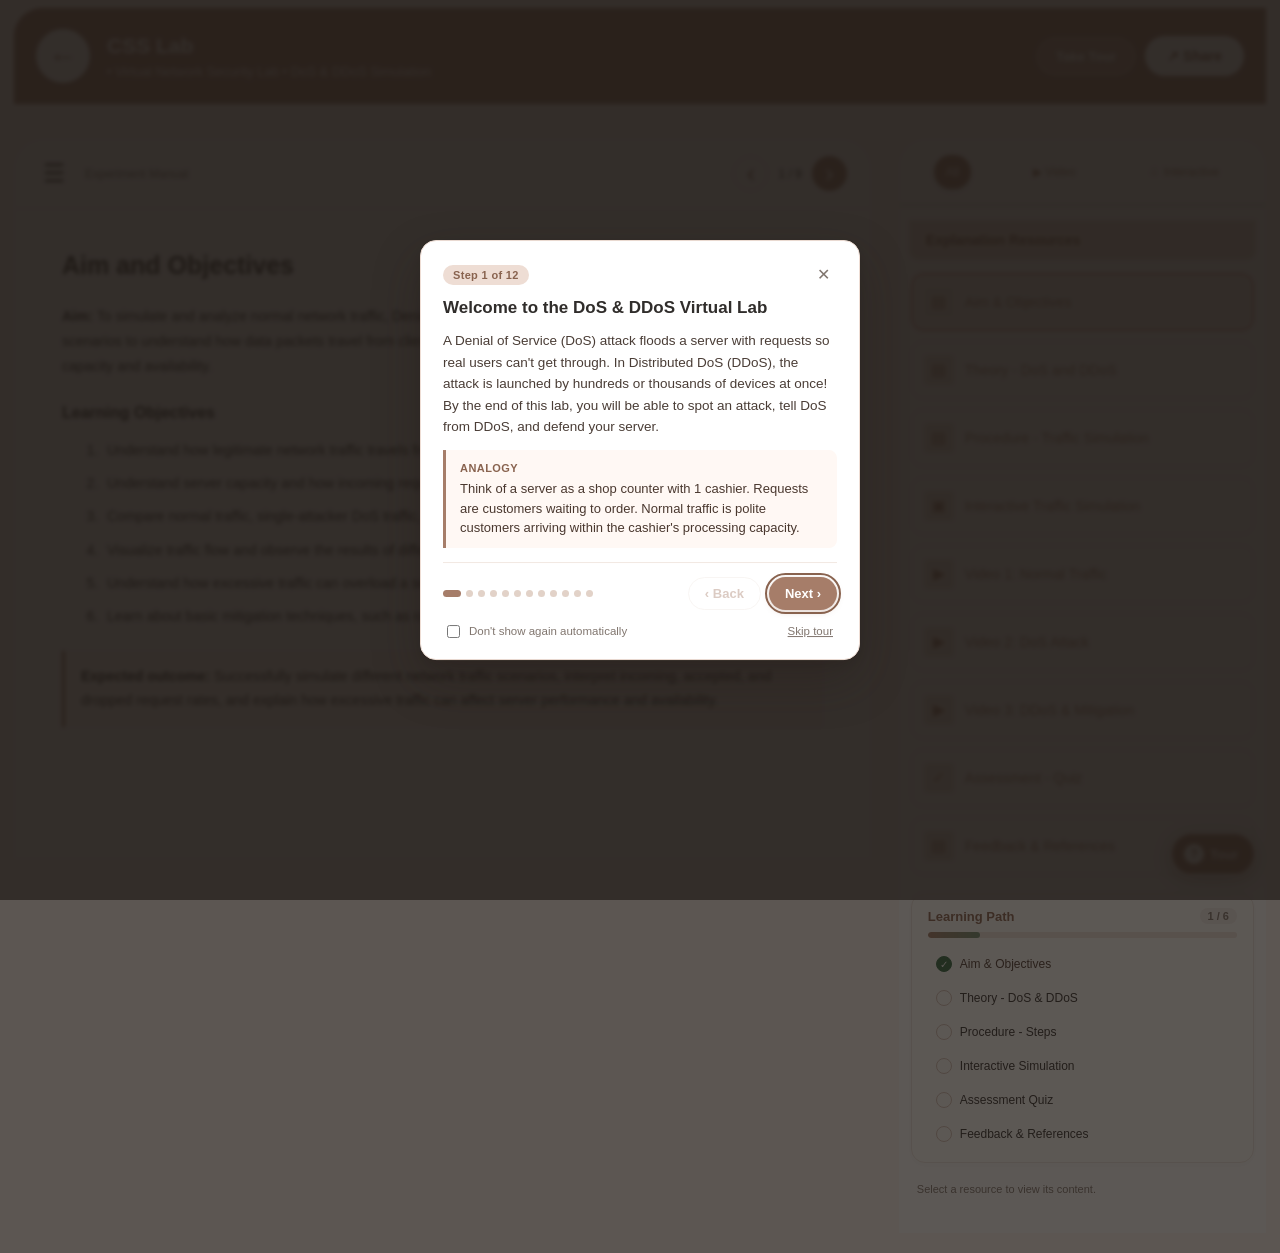
<file: frontend/index.html>
<!DOCTYPE html>
<html lang="en">
<head>
    <meta charset="UTF-8">
    <meta name="viewport" content="width=device-width, initial-scale=1.0">
    <title>DoS & DDoS | Computer Science Lab Manual</title>
    <link rel="stylesheet" href="style.css">
    <script src="script.js" defer></script>
</head>
<body>
<header class="topbar">
    <button class="back-button" id="backButton" aria-label="Back">←</button>
    <div class="brand">
        <h1>CSS Lab</h1>
        <p>• Virtual Network Security Lab • DoS & DDoS Simulation</p>
    </div>
    <div class="topbar-actions">
        <button class="tour-header-button" id="startTourButton" aria-label="Take Guided Tour">Take Tour</button>
        <button class="share-button" id="shareButton">↗ Share</button>
    </div>
</header>

<main class="workspace">
    <section class="viewer">
        <div class="toolbar">
            <button id="menuButton" class="tool-button" aria-label="Toggle contents">☰</button>
            <span class="viewer-label">Experiment Manual</span>
            <div class="toolbar-actions">
                <button id="prevButton" class="circle-button" aria-label="Previous resource">‹</button>
                <span id="pageNumber">1 / 6</span>
                <button id="nextButton" class="circle-button next" aria-label="Next resource">›</button>
            </div>
        </div>

        <div class="lesson-content" id="lessonContent">
            
                
<article class="lesson active" id="aim" data-title="Aim & Objectives">
    

    <h2>Aim and Objectives</h2>

    <p>
        <strong>Aim:</strong> To simulate and analyze normal network traffic,
        Denial of Service (DoS), and Distributed Denial of Service (DDoS)
        scenarios to understand how data packets travel from client computers
        to a server and how excessive traffic affects server capacity and
        availability.
    </p>

    <h3>Learning Objectives</h3>

    <ol>
        <li>
            Understand how legitimate network traffic travels from a client
            computer to a destination server.
        </li>
        <li>
            Understand server capacity and how incoming requests are accepted
            or dropped.
        </li>
        <li>
            Compare normal traffic, single-attacker DoS traffic, and
            multi-attacker DDoS traffic.
        </li>
        <li>
            Visualize traffic flow and observe the results of different
            traffic scenarios using the interactive simulation.
        </li>
        <li>
            Understand how excessive traffic can overload a server and affect
            service availability.
        </li>
        <li>
            Learn about basic mitigation techniques, such as rate limiting
            and traffic filtering.
        </li>
    </ol>

    <div class="info-box">
        <strong>Expected outcome:</strong>
        Successfully simulate different network traffic scenarios, interpret
        incoming, accepted, and dropped request rates, and explain how
        excessive traffic can affect server performance and availability.
    </div>
</article>


           
<article class="lesson" id="theory" data-title="Theory">
    <p class="section-label">EXPERIMENT 02</p>
    <h2>Theory</h2>

    <h3>1. Network Traffic and Server Capacity</h3>
    <p>
        Network traffic refers to the data and requests exchanged between
        devices over a network. In this experiment, a client computer sends
        requests to a destination server. The server processes incoming
        requests according to its available capacity, measured in requests
        per second (req/sec).
    </p>

    <h3>2. Normal Traffic</h3>
    <p>
        Normal traffic consists of legitimate requests sent by users or client
        devices. These requests travel through the network to the destination
        server. When the incoming request rate remains within the server's
        configured capacity, all requests are accepted in this simplified
        model.
    </p>

    <h3>3. Denial of Service (DoS)</h3>
    <p>
        A Denial of Service (DoS) scenario involves a single simulated attacker
        generating excessive requests towards a target server. When legitimate
        and attack traffic exceed the server's capacity, some requests are
        dropped. This can reduce the availability of services for legitimate
        users.
    </p>

    <h3>4. Distributed Denial of Service (DDoS)</h3>
    <p>
        A Distributed Denial of Service (DDoS) scenario involves multiple
        attackers sending requests towards the same target server. Their
        combined traffic can overwhelm the server's available capacity.
        Unlike the single-attacker DoS scenario, the traffic originates from
        several distributed attackers.
    </p>

    <h3>5. Traffic Flow in the Simulation</h3>
    <p>
        The visual simulation represents traffic moving from client devices
        towards a destination server. In the normal scenario, legitimate
        traffic travels through the network switch to the server. In the DoS
        and DDoS scenarios, additional simulated traffic is introduced to
        demonstrate how the server handles the combined request load.
    </p>

    <h3>6. Traffic Calculation</h3>
    <p>
        The simulation uses the following formulas to calculate the server's
        response to incoming traffic:
    </p>

    <div class="formula">
        Incoming Traffic = Legitimate Traffic + Attack Traffic
    </div>

    <div class="formula">
        Accepted Requests = min(Incoming Traffic, Server Capacity)
    </div>

    <div class="formula">
        Dropped Requests = Incoming Traffic − Accepted Requests
    </div>

    <h3>7. Example Calculation</h3>
    <p>
        Suppose legitimate traffic is 20 requests/sec, attack traffic is
        120 requests/sec, and server capacity is 100 requests/sec.
    </p>

    <div class="formula">
        Incoming = 20 + 120 = 140 requests/sec
    </div>

    <div class="formula">
        Accepted = min(140, 100) = 100 requests/sec
    </div>

    <div class="formula">
        Dropped = 140 − 100 = 40 requests/sec
    </div>

    <div class="info-box">
        <strong>Observation:</strong>
        When incoming traffic exceeds the configured server capacity,
        the model accepts requests up to that capacity and drops the
        remaining requests. This illustrates how excessive traffic can
        affect service availability.
    </div>

    <p class="muted">
        This is an educational mathematical and visual simulation. It does
        not transmit real network packets or generate actual DoS/DDoS attacks.
    </p>
</article>

           
<article class="lesson" id="procedure" data-title="Procedure">
    <p class="section-label">EXPERIMENT 03</p>
    <h2>Procedure</h2>

    <h3>Steps to Perform the Experiment</h3>

    <ol>
        <li>
            Open the Interactive Simulation section of the virtual lab.
        </li>
        <li>
            Enter the legitimate traffic rate and server capacity in
            requests per second.
        </li>
        <li>
            Select a scenario: Normal, DoS, or DDoS.
        </li>
        <li>
            For DoS, configure the attack request rate. For DDoS, configure
            the number of simulated attackers and the request rate per attacker.
        </li>
        <li>
            Click <strong>Run Simulation</strong> to execute the selected
            scenario.
        </li>
        <li>
            Observe the visual representation of traffic travelling from
            the client or simulated attackers towards the destination server.
        </li>
        <li>
            Examine the incoming, accepted, and dropped request rates,
            along with the server status and capacity.
        </li>
        <li>
            Repeat the experiment with different input values and compare
            the results for all three scenarios.
        </li>
        <li>
            Complete the assessment to check your understanding of network
            traffic and server capacity.
        </li>
    </ol>

    <div class="info-box">
        <strong>Suggested starting values:</strong>
        Set legitimate traffic to 20 requests/sec and server capacity to
        100 requests/sec. For Normal traffic, the expected result is
        20 incoming, 20 accepted, and 0 dropped requests per second.
    </div>

    <h3>Expected Results</h3>

    <ul>
        <li>
            <strong>Normal:</strong> When incoming traffic is within capacity,
            all requests are accepted.
        </li>
        <li>
            <strong>DoS:</strong> Additional traffic from one simulated
            attacker may exceed capacity, causing requests to be dropped.
        </li>
        <li>
            <strong>DDoS:</strong> Traffic from multiple simulated attackers
            is combined and may exceed the server's capacity.
        </li>
    </ul>

    <p class="muted">
        Note: This procedure uses a mathematical and visual simulation.
        It does not generate real attack traffic or transmit actual packets
        between physical computers.
    </p>
</article>

              


            
            <article class="lesson" id="simulation" data-title="Interactive Simulation">
                
                <h2>Interactive Simulation</h2>
                <p>Change the inputs, select a scenario and press
                <strong>Run Simulation</strong>. While the simulation is running,
                any valid change you make updates the live demonstration automatically.</p>

                <div class="input-grid">
                    <label data-used-in="normal dos ddos">Legitimate traffic (req/sec)
                        <input id="legitimateRate" type="number" min="0" step="1"
                               max="100000" value="20" inputmode="numeric">
                        <small class="field-hint">Requests per second sent by real users.</small>
                    </label>
                    <label data-used-in="normal dos ddos">Server capacity (req/sec)
                        <input id="capacity" type="number" min="1" step="1"
                               max="100000" value="100" inputmode="numeric">
                        <small class="field-hint">Requests the server can process each second.</small>
                    </label>
                    <label data-used-in="dos">DoS attack rate (req/sec)
                        <input id="dosRate" type="number" min="0" step="1"
                               max="100000" value="120" inputmode="numeric">
                        <small class="field-hint">DoS only: one attacker sends this many req/sec.</small>
                    </label>
                    <label data-used-in="ddos">DDoS attacker count
                        <input id="attackerCount" type="number" min="0" step="1"
                               max="1000" value="5" inputmode="numeric">
                        <small class="field-hint">DDoS only: number of attackers (whole number).</small>
                    </label>
                    <label data-used-in="ddos">Rate per attacker (req/sec)
                        <input id="ratePerSource" type="number" min="0" step="1"
                               max="100000" value="40" inputmode="numeric">
                        <small class="field-hint">DDoS only: requests per second from each attacker.</small>
                    </label>
                    <label id="protectionLabel">Rate Limit Protection
                        <span style="display:flex; align-items:center; gap:8px; margin-top:8px;">
                            <input id="protectionEnabled" type="checkbox" style="width:auto; cursor:pointer;">
                            <span style="font-size:12px; font-weight:normal;">Enable per-attacker filter</span>
                        </span>
                    </label>
                    <label id="perSourceLimitGroup" style="display:none;">Per-attacker limit (req/sec)
                        <input id="perSourceLimit" type="number" min="0" step="1"
                               max="100000" value="10" inputmode="numeric">
                        <small class="field-hint">Each attacker/client may send at most this many req/sec;
                        anything above it is blocked. The rule only counts requests per
                        attacker &mdash; it cannot tell which requests are malicious.</small>
                    </label>
                </div>

                <p class="field-heading">Choose a scenario</p>
                <div class="scenario-buttons">
                    <button class="scenario active" data-scenario="normal">Normal</button>
                    <button class="scenario" data-scenario="dos">DoS</button>
                    <button class="scenario" data-scenario="ddos">DDoS</button>
                </div>

                <button id="runSimulation" class="primary-button">
                    Run Simulation
                </button>

                <div class="sim-controls" role="group" aria-label="Simulation playback controls">
                    <button id="pauseButton" class="control-button" type="button" aria-pressed="false" disabled>&#9208; Pause</button>
                    <button id="stepButton" class="control-button" type="button" disabled
                            title="Advance one simulated second while paused">&#9197; Step 1 s</button>
                    <button id="resetButton" class="control-button" type="button"
                            title="Stop the simulation and restore the default values">&#8634; Reset</button>
                    <label class="slow-toggle">
                        <input id="slowMotion" type="checkbox">
                        Slow animation (for explaining)
                    </label>
                    <span class="sim-clock" id="simClock">Simulation time: 0 s</span>
                </div>

                <p id="message" class="message" role="status" aria-live="polite">
                    Ready to run the simulation.
                </p>

                <section class="server-status-card" aria-labelledby="serverStatusHeading">
                    <div class="status-card-header">
                        <h3 id="serverStatusHeading">Server Status</h3>
                        <div class="status-chips">
                            <span class="chip scenario-chip" id="scenarioChip">Scenario: Normal</span>
                            <span class="chip server-chip">Server:
                                <strong id="status" class="status normal">Within capacity</strong>
                            </span>
                        </div>
                    </div>

                    <div class="scene-wrap" id="sceneWrap">
                        <canvas id="trafficCanvas" role="img"
                                aria-label="Live traffic diagram"></canvas>
                        <div class="scene-overlay" id="sceneOverlay">
                            Press <strong>Run Simulation</strong> to start the live demonstration.
                        </div>
                        <span class="paused-badge" id="pausedBadge" hidden>Paused</span>
                    </div>
                    <p class="scene-scale" id="sceneScale">
                        Moving dots are representative requests, not one dot per request.
                    </p>

                    <ul class="legend" aria-label="Diagram legend">
                        <li><span class="lg-dot legit" aria-hidden="true"></span>Legitimate request (round dot)</li>
                        <li><span class="lg-dot attack" aria-hidden="true"></span>Attack request (diamond)</li>
                        <li><span class="lg-path processed" aria-hidden="true"></span>To <strong>Processed</strong>: accepted by the server</li>
                        <li><span class="lg-path dropped" aria-hidden="true"></span>To <strong>Dropped</strong>: over capacity</li>
                        <li><span class="lg-path blocked" aria-hidden="true"></span>To <strong>Blocked</strong>: stopped by the protection rule</li>
                    </ul>

                    <div class="gauge-grid">
                        <div class="gauge">
                            <div class="gauge-head">
                                <span>Processed load</span>
                                <strong id="processedText">20 / 100 req/sec</strong>
                            </div>
                            <div class="gauge-track" aria-hidden="true">
                                <div class="gauge-fill normal" id="processedFill"></div>
                            </div>
                            <small id="processedPct">20% of capacity in use (scale 0&ndash;100%)</small>
                        </div>
                        <div class="gauge">
                            <div class="gauge-head">
                                <span>Offered load (reaching the server)</span>
                                <strong id="offeredText">20 req/sec &middot; 20%</strong>
                            </div>
                            <div class="gauge-track offered" aria-hidden="true">
                                <div class="gauge-fill normal" id="offeredFill"></div>
                                <span class="gauge-mark"><span>100%</span></span>
                            </div>
                            <small id="offeredNote">Scale 0&ndash;200% of capacity; the marker shows capacity.</small>
                        </div>
                    </div>

                    <p class="status-summary" id="statusSummary">
                        20 requests arrive each second. The server can process 100, so all 20 are processed.
                    </p>
                </section>

                <div class="result-grid">
                    <div class="result-card">
                        <p>Incoming</p>
                        <strong id="incoming">20</strong>
                        <small>requests/sec</small>
                    </div>
                    <div class="result-card">
                        <p>Accepted (processed)</p>
                        <strong id="accepted">20</strong>
                        <small>requests/sec</small>
                    </div>
                    <div class="result-card">
                        <p>Dropped</p>
                        <strong id="dropped">0</strong>
                        <small>requests/sec</small>
                    </div>
                    <div class="result-card" id="blockedCard">
                        <p>Blocked</p>
                        <strong id="blocked">0</strong>
                        <small>requests/sec</small>
                    </div>
                    <div class="result-card">
                        <p>Legitimate processed</p>
                        <strong id="legitServed">20</strong>
                        <small id="legitServedNote">of 20 legitimate req/sec</small>
                    </div>
                </div>
                <p class="equation" id="equationLine">20 incoming = 20 accepted + 0 dropped + 0 blocked</p>

                <div class="bars-block">
                    <div class="bars-head">
                        <span>Request rates on one shared scale</span>
                        <span id="barScaleLabel">Scale: 0 &ndash; 100 req/sec</span>
                    </div>
                    <div class="chart-row">
                        <span>Incoming</span>
                        <div class="bar-track"><div id="incomingBar" class="bar incoming-bar"></div><span class="cap-marker"></span></div>
                        <strong id="incomingLabel">20</strong>
                    </div>
                    <div class="chart-row">
                        <span>Accepted</span>
                        <div class="bar-track"><div id="acceptedBar" class="bar accepted-bar"></div><span class="cap-marker"></span></div>
                        <strong id="acceptedLabel">20</strong>
                    </div>
                    <div class="chart-row">
                        <span>Dropped</span>
                        <div class="bar-track"><div id="droppedBar" class="bar dropped-bar"></div><span class="cap-marker"></span></div>
                        <strong id="droppedLabel">0</strong>
                    </div>
                    <div class="chart-row" id="blockedChartRow">
                        <span>Blocked</span>
                        <div class="bar-track"><div id="blockedBar" class="bar blocked-bar"></div><span class="cap-marker"></span></div>
                        <strong id="blockedLabel">0</strong>
                    </div>
                    <div class="chart-row bar-axis" aria-hidden="true">
                        <span></span>
                        <div class="bar-axis-labels"><span>0</span><span id="barAxisMid">50</span><span id="barAxisMax">100</span></div>
                        <span></span>
                    </div>
                    <p class="muted bars-note">The dashed line on each bar marks server capacity
                    (<span id="barCapacityText">100</span> req/sec).</p>
                </div>

                <div class="info-box explain-box">
                    <strong class="explain-title">What is happening?</strong>
                    <p id="explanation">All incoming requests fit within the configured capacity.</p>
                </div>

                <section class="live-card" aria-labelledby="chartHeading">
                    <div class="live-card-head">
                        <h3 id="chartHeading">Live traffic chart</h3>
                        <span class="muted">Last 60 simulated seconds</span>
                    </div>
                    <div class="chart-wrap" id="chartWrap">
                        <canvas id="trafficChart" role="img"
                                aria-label="Line chart of incoming, accepted, dropped and blocked requests per second over simulation time, with a dashed server capacity line."></canvas>
                    </div>
                    <ul class="legend chart-legend" aria-label="Chart legend">
                        <li><span class="lg-line incoming" aria-hidden="true"></span>Incoming</li>
                        <li><span class="lg-line accepted" aria-hidden="true"></span>Accepted</li>
                        <li><span class="lg-line dropped" aria-hidden="true"></span>Dropped</li>
                        <li><span class="lg-line blocked" aria-hidden="true"></span>Blocked</li>
                        <li><span class="lg-line capacity" aria-hidden="true"></span>Server capacity (dashed)</li>
                    </ul>
                </section>

                <div class="live-grid">
                    <section class="live-card" aria-labelledby="logHeading">
                        <div class="live-card-head">
                            <h3 id="logHeading">Event log</h3>
                            <span class="muted">Newest first</span>
                        </div>
                        <ol class="event-log" id="eventLog" aria-live="polite"></ol>
                    </section>

                    <section class="live-card" aria-labelledby="termsHeading">
                        <div class="live-card-head">
                            <h3 id="termsHeading">Key terms</h3>
                        </div>
                        <dl class="glossary">
                            <dt>Request</dt>
                            <dd>A message asking the server to do something, such as load a page.</dd>
                            <dt>Capacity</dt>
                            <dd>The number of requests the server can process each second.</dd>
                            <dt>Accepted</dt>
                            <dd>Requests the server processed &mdash; including attack requests that were not blocked.</dd>
                            <dt>Dropped</dt>
                            <dd>Requests not processed because capacity is exceeded.</dd>
                            <dt>Blocked</dt>
                            <dd>Requests rejected by the protection rule before reaching the server.</dd>
                            <dt>Offered load</dt>
                            <dd>Traffic reaching the server compared with its capacity. It can go above 100%.</dd>
                        </dl>
                    </section>
                </div>

                <p class="muted">Educational simulation only. No real attack
                traffic is generated. Attack settings are illustrative sample data.</p>
            </article>

            <!-- Video Demonstration 1: Normal Traffic -->
            <article class="lesson" id="video-normal" data-title="Video: Normal Traffic">
                <p class="section-label">EXPERIMENT 02 — VIDEO DEMO 1</p>
                <h2>Video Demonstration: Normal Network Traffic</h2>

                <div class="video-nav-pills">
                    <button type="button" class="video-pill active" onclick="showResource('video-normal')">▶ 1. Normal Traffic</button>
                    <button type="button" class="video-pill" onclick="showResource('video-dos')">▶ 2. DoS Attack</button>
                    <button type="button" class="video-pill" onclick="showResource('video-ddos')">▶ 3. DDoS & Mitigation</button>
                </div>

                <div class="video-container">
                    <video class="video-player" controls preload="metadata" playsinline>
                        <source src="videos/normal_traffic.mp4" type="video/mp4">
                        Your browser does not support HTML5 video playback.
                    </video>
                    <div class="video-caption">
                        <span><strong>Scenario:</strong> Legitimate Network Traffic Flow</span>
                        <span><code>videos/normal_traffic.mp4</code></span>
                    </div>
                </div>

                <h3>Overview & Key Concepts</h3>
                <p>
                    In this video demonstration, observe how legitimate user packets travel from client workstations across the network to the central server under normal operating conditions.
                </p>

                <div class="info-box">
                    <strong>Key Observations:</strong>
                    <ul>
                        <li><strong>Safe Capacity Margin:</strong> The aggregate volume of legitimate client requests remains within the server's processing threshold.</li>
                        <li><strong>100% Request Acceptance:</strong> Arriving requests are serviced smoothly without delay, buffer queuing, or backpressure.</li>
                        <li><strong>Zero Drop Rate:</strong> The drop percentage stays at 0.0%, guaranteeing high service availability and uninterrupted user experience.</li>
                    </ul>
                </div>

                <div class="formula">
                    <strong>Mathematical Governing Condition:</strong><br>
                    <code>Total Arriving Traffic &le; Server Capacity &rArr; Accepted = Total Arriving, Dropped = 0</code>
                </div>
            </article>

            <!-- Video Demonstration 2: DoS Attack -->
            <article class="lesson" id="video-dos" data-title="Video: DoS Attack">
                <p class="section-label">EXPERIMENT 02 — VIDEO DEMO 2</p>
                <h2>Video Demonstration: Denial of Service (DoS) Flood</h2>

                <div class="video-nav-pills">
                    <button type="button" class="video-pill" onclick="showResource('video-normal')">▶ 1. Normal Traffic</button>
                    <button type="button" class="video-pill active" onclick="showResource('video-dos')">▶ 2. DoS Attack</button>
                    <button type="button" class="video-pill" onclick="showResource('video-ddos')">▶ 3. DDoS & Mitigation</button>
                </div>

                <div class="video-container">
                    <video class="video-player" controls preload="metadata" playsinline>
                        <source src="videos/dos_attack.mp4" type="video/mp4">
                        Your browser does not support HTML5 video playback.
                    </video>
                    <div class="video-caption">
                        <span><strong>Scenario:</strong> Single-Attacker DoS Flooding</span>
                        <span><code>videos/dos_attack.mp4</code></span>
                    </div>
                </div>

                <h3>Overview & Key Concepts</h3>
                <p>
                    Watch how a single malicious host generates a massive flood of requests targeting the destination server, consuming shared network buffers and computational resources.
                </p>

                <div class="info-box">
                    <strong>Key Observations:</strong>
                    <ul>
                        <li><strong>Resource Exhaustion:</strong> An individual high-rate attacker transmits at an excessive volume that rapidly overtakes server capacity.</li>
                        <li><strong>Collateral Damage to Legitimate Users:</strong> In an unmitigated environment, legitimate requests must compete with attack packets for finite server capacity and are dropped proportionally.</li>
                        <li><strong>Severe Service Degradation:</strong> Utilization caps out at 100%, request drops spike, and legitimate users experience timeouts and connection failures.</li>
                    </ul>
                </div>

                <div class="formula">
                    <strong>Mathematical Governing Condition:</strong><br>
                    <code>Total Traffic &gt; Server Capacity &rArr; Dropped = Total Traffic - Server Capacity &gt; 0</code>
                </div>
            </article>

            <!-- Video Demonstration 3: DDoS Attack & Defense -->
            <article class="lesson" id="video-ddos" data-title="Video: DDoS & Defense">
                <p class="section-label">EXPERIMENT 02 — VIDEO DEMO 3</p>
                <h2>Video Demonstration: Distributed DoS (DDoS) & Rate Limiting</h2>

                <div class="video-nav-pills">
                    <button type="button" class="video-pill" onclick="showResource('video-normal')">▶ 1. Normal Traffic</button>
                    <button type="button" class="video-pill" onclick="showResource('video-dos')">▶ 2. DoS Attack</button>
                    <button type="button" class="video-pill active" onclick="showResource('video-ddos')">▶ 3. DDoS & Mitigation</button>
                </div>

                <div class="video-container">
                    <video class="video-player" controls preload="metadata" playsinline>
                        <source src="videos/ddos_attack.mp4" type="video/mp4">
                        Your browser does not support HTML5 video playback.
                    </video>
                    <div class="video-caption">
                        <span><strong>Scenario:</strong> Multi-Attacker Botnet Attack & Rate Limiter Defense</span>
                        <span><code>videos/ddos_attack.mp4</code></span>
                    </div>
                </div>

                <h3>Overview & Key Concepts</h3>
                <p>
                    Observe a coordinated Distributed Denial of Service (DDoS) attack launched from multiple distributed bot nodes simultaneously, followed by upstream per-attacker rate-limiting mitigation.
                </p>

                <div class="info-box">
                    <strong>Key Observations:</strong>
                    <ul>
                        <li><strong>Distributed Botnet Power:</strong> Multiple attacking nodes generate traffic simultaneously. Even if each individual bot stays under typical alert levels, their cumulative volume easily overloads destination servers.</li>
                        <li><strong>Per-Attacker Rate Limiting Defense:</strong> An upstream filter inspects arrival rates per attacking IP. Nodes exceeding the configured threshold have their excess requests blocked before reaching origin infrastructure.</li>
                        <li><strong>Service Preservation:</strong> Blocked attack traffic reduces incoming load below server capacity, allowing legitimate client traffic to be accepted with 0% drop rate.</li>
                    </ul>
                </div>

                <div class="formula">
                    <strong>Mathematical Governing Condition with Rate Limiting:</strong><br>
                    <code>Attack Allowed = Attacker Count &times; min(Rate Per Attacker, Per-Attacker Limit)</code><br>
                    <code>Blocked Requests = Total Offered Attack - Attack Allowed</code>
                </div>
            </article>

            <article class="lesson" id="assessment" data-title="Assessment">
                
                <h2>Assessment</h2>
                <p>Answer all three questions and submit your responses.</p>

                
<form id="quizForm">
    <fieldset>
        <legend>1. What happens when incoming traffic exceeds server capacity?</legend>
        <label><input type="radio" name="q1" value="a" required> All requests are accepted</label>
        <label><input type="radio" name="q1" value="b"> Some requests are dropped</label>
        <label><input type="radio" name="q1" value="c"> Capacity automatically doubles</label>
    </fieldset>

    <fieldset>
        <legend>2. What distinguishes DDoS from a single-attacker DoS?</legend>
        <label><input type="radio" name="q2" value="a" required> It never affects capacity</label>
        <label><input type="radio" name="q2" value="b"> Traffic comes from multiple attackers</label>
        <label><input type="radio" name="q2" value="c"> It always has zero dropped requests</label>
    </fieldset>

    <fieldset>
        <legend>3. Incoming traffic is 140 req/sec and capacity is 100 req/sec. How many requests are dropped?</legend>
        <label><input type="radio" name="q3" value="a" required> 100</label>
        <label><input type="radio" name="q3" value="b"> 40</label>
        <label><input type="radio" name="q3" value="c"> 240</label>
    </fieldset>

    <fieldset>
        <legend>4. What is normal network traffic?</legend>
        <label><input type="radio" name="q4" value="a" required> Legitimate requests sent by users or client devices</label>
        <label><input type="radio" name="q4" value="b"> Traffic generated only by attackers</label>
        <label><input type="radio" name="q4" value="c"> Traffic that always overloads a server</label>
    </fieldset>

    <fieldset>
        <legend>5. In a DoS scenario, how many attackers are simulated?</legend>
        <label><input type="radio" name="q5" value="a" required> Multiple independent attackers</label>
        <label><input type="radio" name="q5" value="b"> No attackers</label>
        <label><input type="radio" name="q5" value="c"> One attacker</label>
    </fieldset>

    <fieldset>
        <legend>6. What does server capacity represent in this experiment?</legend>
        <label><input type="radio" name="q6" value="a" required> The number of computers in the network</label>
        <label><input type="radio" name="q6" value="b"> The maximum request rate the model can accept</label>
        <label><input type="radio" name="q6" value="c"> The number of attackers</label>
    </fieldset>

    <fieldset>
        <legend>7. Legitimate traffic is 30 req/sec, attack traffic is 50 req/sec, and capacity is 100 req/sec. How many requests are accepted?</legend>
        <label><input type="radio" name="q7" value="a" required> 50</label>
        <label><input type="radio" name="q7" value="b"> 80</label>
        <label><input type="radio" name="q7" value="c"> 100</label>
    </fieldset>

    <fieldset>
        <legend>8. Five simulated DDoS attackers each generate 40 req/sec. What is their combined attack traffic?</legend>
        <label><input type="radio" name="q8" value="a" required> 45 req/sec</label>
        <label><input type="radio" name="q8" value="b"> 200 req/sec</label>
        <label><input type="radio" name="q8" value="c"> 40 req/sec</label>
    </fieldset>

    <fieldset>
        <legend>9. What is the purpose of rate limiting?</legend>
        <label><input type="radio" name="q9" value="a" required> To restrict requests to a configured rate</label>
        <label><input type="radio" name="q9" value="b"> To increase every request rate without limits</label>
        <label><input type="radio" name="q9" value="c"> To create more attackers</label>
    </fieldset>

    <fieldset>
        <legend>10. What does the visual simulation demonstrate?</legend>
        <label><input type="radio" name="q10" value="a" required> Real attacks against an external server</label>
        <label><input type="radio" name="q10" value="b"> Actual packet transmission between physical computers</label>
        <label><input type="radio" name="q10" value="c"> A simulated representation of traffic flow and server capacity</label>
    </fieldset>

    <button class="primary-button" type="submit">Submit Assessment</button>
</form>

<p id="quizResult" class="message" role="status" aria-live="polite"></p>
</article>


            
<article class="lesson" id="feedback" data-title="Feedback & References">
    <p class="section-label">EXPERIMENT 06</p>
    <h2>Feedback and References</h2>

    <p>
        Share your experience with this virtual lab. Your feedback can help
        identify areas for improvement in the content, interface, and simulation.
    </p>

    <form id="feedbackForm">
        <label for="rating">How would you rate this experiment?</label>
        <select id="rating" name="rating" required>
            <option value="">Choose a rating</option>
            <option value="5">5 — Very useful</option>
            <option value="4">4 — Useful</option>
            <option value="3">3 — Average</option>
            <option value="2">2 — Needs improvement</option>
            <option value="1">1 — Not useful</option>
        </select>

        <label for="feedbackCategory">What would you like to give feedback about?</label>
        <select id="feedbackCategory" name="feedbackCategory">
            <option value="overall">Overall experience</option>
            <option value="content">Theory and learning content</option>
            <option value="simulation">Interactive simulation</option>
            <option value="interface">Website interface and navigation</option>
            <option value="assessment">Assessment and quiz</option>
        </select>

        <label for="comments">Comments or suggestions</label>
        <textarea
            id="comments"
            name="comments"
            rows="4"
            maxlength="1000"
            placeholder="Tell us what worked well or what could be improved..."
        ></textarea>

        <button class="primary-button" type="submit">
            Submit Feedback
        </button>
    </form>

    <p id="feedbackResult" class="message" role="status" aria-live="polite"></p>

    <h3>References</h3>
    <ul>
        <li>Virtual Lab Development Guidelines, CSS TH ISE, October 2026.</li>
        <li>Simulation formulas and expected outputs documented in this module.</li>
        <li>
            <a href="https://www.cloudflare.com/learning/ddos/what-is-a-ddos-attack/"
               target="_blank" rel="noopener noreferrer">
                Cloudflare Learning Center — What is a DDoS attack?
            </a>
        </li>
        <li>
            <a href="https://www.cloudflare.com/learning/bots/what-is-rate-limiting/"
               target="_blank" rel="noopener noreferrer">
                Cloudflare Learning Center — What is rate limiting?
            </a>
        </li>
    </ul>

    <p class="muted">
        Feedback is demonstrated locally in your browser and is not permanently
        stored or sent to a server.
    </p>
</article>

        </div>
    </section>

    <aside class="resources" id="resourcesPanel">
        <div class="resource-tabs">
            <button class="resource-tab active" data-tab="all">All</button>
            <button class="resource-tab" data-tab="video">▶ Video</button>
            <button class="resource-tab" data-tab="interactive">♧ Interactive</button>
        </div>
        <div class="resource-heading">Explanation Resources</div>
        <div id="resourceList" class="resource-list"></div>

        <!-- Learning Path Progress Checklist -->
        <div class="learning-path-card" id="learningPathCard" aria-label="Learning Path Progress">
            <div class="learning-path-head">
                <span class="learning-path-title">Learning Path</span>
                <span class="learning-path-count" id="learningPathCount">0 / 6</span>
            </div>
            <div class="learning-progress-track" role="progressbar" aria-label="Learning progress" aria-valuemin="0" aria-valuemax="100" aria-valuenow="0" id="learningProgressBar">
                <div class="learning-progress-fill" id="learningProgressFill"></div>
            </div>
            <ul class="learning-path-list" id="learningPathList">
                <!-- dynamically populated with checkmarks for sections -->
            </ul>
        </div>

        <p class="resource-note">Select a resource to view its content.</p>
    </aside>
</main>

<!-- Persistent Floating "?" Help Button -->
<button class="floating-help-btn" id="floatingHelpBtn" aria-label="Replay guided lab tour" title="Take guided lab tour (re-opens anytime)">
    <span class="help-icon" aria-hidden="true">?</span>
    <span class="help-text">Tour</span>
</button>

<!-- Guided Onboarding Tour Spotlight & Dialog -->
<div class="tour-overlay" id="tourOverlay" hidden role="dialog" aria-modal="true" aria-labelledby="tourTitle" aria-describedby="tourText">
    <div class="tour-backdrop" id="tourBackdrop" aria-hidden="true"></div>
    <div class="tour-spotlight" id="tourSpotlight" aria-hidden="true"></div>

    <div class="tour-tooltip" id="tourTooltip" role="document">
        <div class="tour-arrow" id="tourArrow" aria-hidden="true"></div>
        <div class="tour-card-header">
            <span class="tour-badge" id="tourBadge">Step 1 of 12</span>
            <button class="tour-close-btn" id="tourCloseBtn" aria-label="Skip tour" title="Skip tour (Esc)">✕</button>
        </div>
        <div class="tour-card-body">
            <h3 class="tour-title" id="tourTitle">Welcome to the Lab!</h3>
            <p class="tour-text" id="tourText"></p>
            <div class="tour-analogy-box" id="tourAnalogyBox" hidden>
                <div class="tour-analogy-content">
                    <span class="tour-analogy-label">Analogy</span>
                    <span class="tour-analogy-text" id="tourAnalogyText"></span>
                </div>
            </div>
            <div class="tour-finish-actions" id="tourFinishActions" hidden>
                <button type="button" class="tour-finish-btn primary" id="tourStartSimBtn">Start with the Simulation</button>
                <button type="button" class="tour-finish-btn secondary" id="tourStartAimBtn">Start from Aim & Objectives</button>
            </div>
        </div>
        <div class="tour-card-footer" id="tourStandardFooter">
            <div class="tour-dots" id="tourDots" aria-label="Tour progress dots"></div>
            <div class="tour-actions">
                <button type="button" class="tour-btn tour-btn-back" id="tourBackBtn">‹ Back</button>
                <button type="button" class="tour-btn tour-btn-next" id="tourNextBtn">Next ›</button>
            </div>
        </div>
        <div class="tour-card-meta">
            <label class="tour-checkbox-label">
                <input type="checkbox" id="tourDontShowCheck">
                <span>Don't show again automatically</span>
            </label>
            <button type="button" class="tour-skip-btn" id="tourSkipBtn">Skip tour</button>
        </div>
    </div>
</div>
</body>
</html>
</file>
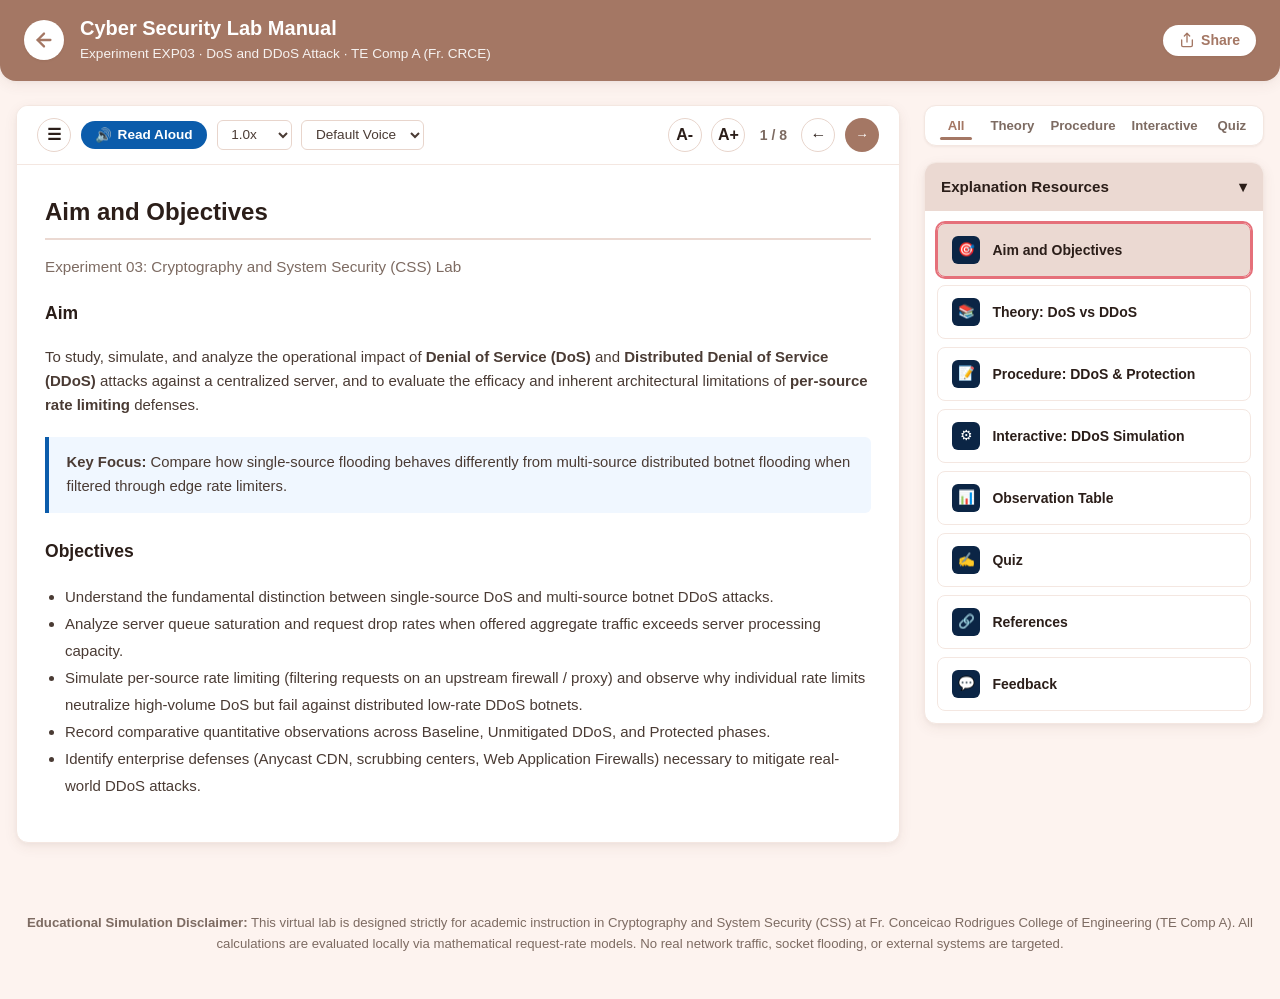
<file: ddos_lab.html>
<!DOCTYPE html>
<html lang="en">

<head>
  <meta charset="UTF-8">
  <meta name="viewport" content="width=device-width, initial-scale=1.0">
  <meta name="description"
    content="Cyber Security Virtual Lab - Experiment: Demonstrate DoS and DDoS Attack. Educational simulation with multi-source rate modeling and per-source rate limiting protection.">
  <title>Cyber Security Lab Manual | DoS and DDoS Attack</title>
  <link rel="stylesheet" href="ddos_view.css">
</head>

<body class="ddv-root">

  <!-- TOP HEADER BAR: Terracotta/brown, white text, rounded bottom corners -->
  <header class="ddv-header" role="banner">
    <div class="ddv-header-inner">
      <div class="ddv-header-left">
        <a href="index.html" class="ddv-back-btn" id="ddv-back-btn" aria-label="Back to main lab"
          title="Back to main lab index">
          <svg width="22" height="22" viewBox="0 0 24 24" fill="none" stroke="currentColor" stroke-width="2.5"
            stroke-linecap="round" stroke-linejoin="round">
            <line x1="19" y1="12" x2="5" y2="12"></line>
            <polyline points="12 19 5 12 12 5"></polyline>
          </svg>
        </a>
        <div class="ddv-header-titles">
          <h1 class="ddv-header-title">Cyber Security Lab Manual</h1>
          <div class="ddv-header-subtitle">
            Experiment EXP03 · DoS and DDoS Attack · TE Comp A (Fr. CRCE)
          </div>
        </div>
      </div>

      <button type="button" class="ddv-share-btn" id="ddv-share-btn" title="Copy experiment URL to clipboard">
        <svg width="16" height="16" viewBox="0 0 24 24" fill="none" stroke="currentColor" stroke-width="2"
          stroke-linecap="round" stroke-linejoin="round">
          <path d="M4 12v8a2 2 0 0 0 2 2h12a2 2 0 0 0 2-2v-8"></path>
          <polyline points="16 6 12 2 8 6"></polyline>
          <line x1="12" y1="2" x2="12" y2="15"></line>
        </svg>
        <span id="ddv-share-text">Share</span>
      </button>
    </div>
  </header>

  <!-- MAIN 2-COLUMN CONTAINER -->
  <div class="ddv-container">

    <!-- LEFT: Large white content card -->
    <main class="ddv-main-card" role="main">

      <!-- TOP TOOLBAR -->
      <div class="ddv-toolbar" role="toolbar" aria-label="Lab navigation and accessibility controls">
        <div class="ddv-toolbar-left">
          <button type="button" class="ddv-btn-icon" id="ddv-btn-toggle-panel" title="Toggle Resource Panel"
            aria-label="Toggle Resource Panel">
            &#9776;
          </button>

          <!-- Web Speech API Read Aloud Button -->
          <button type="button" class="ddv-btn-pill ddv-btn-primary" id="ddv-btn-read-aloud" aria-live="polite">
            <span id="ddv-read-icon">&#128266;</span>
            <span id="ddv-read-text">Read Aloud</span>
          </button>

          <!-- Speed Dropdown -->
          <label for="ddv-select-speed" class="ddv-visually-hidden" style="display:none">Speech Speed</label>
          <select id="ddv-select-speed" class="ddv-select" title="Speech playback rate">
            <option value="0.75">0.75x</option>
            <option value="1.0" selected>1.0x</option>
            <option value="1.25">1.25x</option>
            <option value="1.5">1.5x</option>
          </select>

          <!-- Voice Dropdown -->
          <label for="ddv-select-voice" class="ddv-visually-hidden" style="display:none">Speech Voice</label>
          <select id="ddv-select-voice" class="ddv-select" style="max-width: 140px;" title="Select Voice">
            <option value="">Default Voice</option>
          </select>
        </div>

        <div class="ddv-toolbar-right">
          <!-- Font size adjustments -->
          <button type="button" class="ddv-btn-icon" id="ddv-font-dec" title="Decrease font size"
            aria-label="Decrease font size">A-</button>
          <button type="button" class="ddv-btn-icon" id="ddv-font-inc" title="Increase font size"
            aria-label="Increase font size">A+</button>

          <!-- Page Counter & Next/Prev -->
          <span class="ddv-page-counter" aria-live="polite">
            <span id="ddv-page-current">1</span> / <span id="ddv-page-total">8</span>
          </span>

          <button type="button" class="ddv-btn-icon" id="ddv-btn-prev" title="Previous section"
            aria-label="Previous section">
            &#8592;
          </button>
          <button type="button" class="ddv-btn-next-circle" id="ddv-btn-next" title="Next section"
            aria-label="Next section">
            &#8594;
          </button>
        </div>
      </div>

      <!-- SCROLLABLE CONTENT AREA -->
      <div class="ddv-content-area" id="ddv-content-area">

        <!-- ===================================================================
             SECTION 1: Aim and Objectives
             =================================================================== -->
        <section id="ddv-section-1" class="ddv-section ddv-active" aria-labelledby="heading-sec-1">
          <h2 id="heading-sec-1" class="ddv-section-title">Aim and Objectives</h2>
          <p class="ddv-section-subtitle">Experiment 03: Cryptography and System Security (CSS) Lab</p>

          <h3 style="color: var(--ddv-text-dark); margin-top: 1rem;">Aim</h3>
          <p>
            To study, simulate, and analyze the operational impact of <strong>Denial of Service (DoS)</strong>
            and <strong>Distributed Denial of Service (DDoS)</strong> attacks against a centralized server,
            and to evaluate the efficacy and inherent architectural limitations of <strong>per-source rate
              limiting</strong> defenses.
          </p>

          <div class="ddv-callout ddv-callout-info">
            <strong>Key Focus:</strong> Compare how single-source flooding behaves differently from multi-source
            distributed botnet flooding when filtered through edge rate limiters.
          </div>

          <h3 style="color: var(--ddv-text-dark); margin-top: 1.5rem;">Objectives</h3>
          <ul style="padding-left: 1.25rem; line-height: 1.8;">
            <li>Understand the fundamental distinction between single-source DoS and multi-source botnet DDoS attacks.
            </li>
            <li>Analyze server queue saturation and request drop rates when offered aggregate traffic exceeds server
              processing capacity.</li>
            <li>Simulate per-source rate limiting (filtering requests on an upstream firewall / proxy) and observe why
              individual rate limits neutralize high-volume DoS but fail against distributed low-rate DDoS botnets.</li>
            <li>Record comparative quantitative observations across Baseline, Unmitigated DDoS, and Protected phases.
            </li>
            <li>Identify enterprise defenses (Anycast CDN, scrubbing centers, Web Application Firewalls) necessary to
              mitigate real-world DDoS attacks.</li>
          </ul>
        </section>

        <!-- ===================================================================
             SECTION 2: Theory
             =================================================================== -->
        <section id="ddv-section-2" class="ddv-section" aria-labelledby="heading-sec-2">
          <h2 id="heading-sec-2" class="ddv-section-title">Theory: DoS vs DDoS &amp; Protection Mechanisms</h2>
          <p class="ddv-section-subtitle">Foundations of Availability in the CIA Triad</p>

          <h3 style="color: var(--ddv-text-dark); margin-top: 1rem;">1. Server Capacity and the Availability Triad</h3>
          <p>
            Every physical or virtual server has finite finite compute resources: maximum network socket allocations,
            CPU cycles, RAM buffers, and application worker threads. This maximum sustainable processing rate is defined
            as <strong>Server Capacity (measured in requests/second)</strong>. When incoming traffic arrival rates
            exceed server capacity, requests accumulate in connection queues until buffers overflow, causing the server
            to <strong>drop</strong> incoming connections and deny service to legitimate users.
          </p>

          <h3 style="color: var(--ddv-text-dark); margin-top: 1.25rem;">2. Single-Source DoS vs Multi-Source DDoS</h3>
          <p>
            In a <strong>Denial of Service (DoS)</strong> attack, a single attacker machine floods the server with an
            extraordinarily high request rate (e.g., 120 req/s from one IP). Because this single IP transmits orders of
            magnitude above normal client activity, it is readily detectable by threshold inspection.
          </p>
          <p>
            In a <strong>Distributed Denial of Service (DDoS)</strong> attack, the adversary harnesses a
            <strong>Botnet</strong>—thousands of compromised endpoints (PCs, IoT devices, cloud servers) coordinated
            through Command and Control (C2) channels. Each individual bot transmits at a deceptively modest rate (e.g.,
            5 to 10 req/s), indistinguishable from authentic human behavior. However, the aggregate sum across all bots
            overwhelms server capacity.
          </p>

          <h3 style="color: var(--ddv-text-dark); margin-top: 1.25rem;">3. Volumetric vs Application-Layer Floods</h3>
          <p>
            <strong>Volumetric Floods (Layer 3/4):</strong> Aim to saturate the network pipe via UDP floods, ICMP
            storms, or DNS amplification.
          </p>
          <p>
            <strong>Application-Layer Floods (Layer 7):</strong> Target web application endpoints (HTTP GET/POST) by
            making computationally expensive database queries or file downloads, exhausting server thread pools with
            comparatively lower bandwidth.
          </p>

          <h3 style="color: var(--ddv-text-dark); margin-top: 1.25rem;">4. Per-Source Rate Limiting &amp; Why It Fails
            Against DDoS</h3>
          <p>
            Per-source rate limiting caps incoming requests allowed from any single client IP address within a time
            window (e.g., max 10 req/s per IP).
          </p>
          <ul style="padding-left: 1.25rem; line-height: 1.8;">
            <li><strong>Against DoS:</strong> Extremely effective. The single source sending 120 req/s is restricted to
              10 req/s. 110 req/s are blocked, protecting the server.</li>
            <li><strong>Against DDoS:</strong> Ineffective. If 200 bots each send 5 req/s, every bot stays strictly
              below the 10 req/s threshold. <strong>Zero bot requests are blocked</strong>, and all 1,000 req/s hit the
              server.</li>
          </ul>

          <h3 style="color: var(--ddv-text-dark); margin-top: 1.25rem;">5. Real-World Defenses</h3>
          <p>
            Industry production architectures defend against DDoS using multi-layered edge technologies:
          </p>
          <ul style="padding-left: 1.25rem; line-height: 1.8;">
            <li><strong>Anycast Content Delivery Networks (CDNs):</strong> Disperse regional volumetric floods across
              globally distributed edge Points of Presence (PoPs).</li>
            <li><strong>DDoS Scrubbing Centers:</strong> Specialized cloud inspection facilities that separate malicious
              packet floods using deep packet inspection (BGP diversion).</li>
            <li><strong>Web Application Firewalls (WAF) &amp; Behavioral Analysis:</strong> Enforce CAPTCHAs,
              cryptographic browser proof-of-work challenges, and TLS fingerprinting.</li>
            <li><strong>Host Firewalls (Conceptual):</strong> Linux packet filtering systems (such as
              <code>iptables</code> / <code>nftables</code> with connection tracking modules) can enforce rate
              thresholds at the kernel boundary before packets hit application processes.</li>
          </ul>

          <div class="ddv-callout ddv-callout-warning">
            <strong>Limitations of This Educational Model:</strong><br>
            This virtual lab uses a pure numerical aggregate request model (req/s). It assumes attack sources are
            discrete and identifiable. It does not model TCP handshakes, SYN queues, socket exhaustion, latency
            distributions, or spoofed IP headers. In real networks, simple rate limiting cannot stop true DDoS.
          </div>
        </section>

        <!-- ===================================================================
             SECTION 3: Procedure
             =================================================================== -->
        <section id="ddv-section-3" class="ddv-section" aria-labelledby="heading-sec-3">
          <h2 id="heading-sec-3" class="ddv-section-title">Procedure: DDoS &amp; Protection Experiment</h2>
          <p class="ddv-section-subtitle">Step-by-step workflow for running simulations and recording observations</p>

          <ol style="padding-left: 1.25rem; line-height: 1.85;">
            <li>
              <strong>Navigate to Interactive Simulation:</strong>
              Open Section 4 ("Interactive: DDoS Simulation") from the toolbar or the right-side resource panel.
            </li>
            <li>
              <strong>Phase 1 - Run Baseline Normal Traffic Preset:</strong>
              Click the <em>Normal (20 / 0 / 100)</em> preset button. Verify:
              <ul>
                <li>Legitimate traffic = 20 req/s</li>
                <li>Server capacity = 100 req/s</li>
                <li>Attack traffic = 0 req/s</li>
              </ul>
              Click <strong>Run Simulation</strong>.
              <br><em>Expected observation:</em> Status is <strong>Normal</strong>, 0 dropped requests, server
              utilization ~20%, CPU usage low, service state Responsive. Auto-recorded to Observation Table row 1.
            </li>
            <li>
              <strong>Phase 2 - Run DoS Single-Source Flood Preset:</strong>
              Click the <em>DoS (20 + 1x120 / 100)</em> preset. 1 attacker source emits 120 req/s.
              Click <strong>Run Simulation</strong> without protection.
              <br><em>Expected observation:</em> Server is <strong>Overloaded</strong>, 40 requests dropped per second,
              legitimate traffic suffers severe drop rate.
            </li>
            <li>
              <strong>Phase 3 - Run Unmitigated DDoS Attack Preset:</strong>
              Click the <em>DDoS (20 + 5x40 / 100)</em> preset. 5 distributed attack nodes emit 40 req/s each (total
              attack 200 req/s).
              Keep protection turned OFF. Click <strong>Run Simulation</strong>.
              <br><em>Expected observation:</em> Offered traffic is 220 req/s against 100 capacity. Status is
              <strong>Overloaded</strong>, 120 req/s dropped, CPU near 99%, service state Unresponsive. Auto-recorded to
              Observation Table row 2.
            </li>
            <li>
              <strong>Phase 4 - Test DDoS with Per-Source Rate Limiting:</strong>
              Click the <em>DDoS + Protection</em> preset (20 legit, 5x40 attack, limit 10/source).
              Click <strong>Run Simulation</strong>.
              <br><em>Expected observation:</em> Rate limiter blocks 150 req/s (each bot capped from 40 to 10). Arriving
              traffic is 70 req/s, accepted is 70 req/s, 0 dropped. Status recovers to <strong>Normal</strong>.
              Auto-recorded to Observation Table row 3.
            </li>
            <li>
              <strong>Phase 5 - Stress Test Distributed Bot Scaling:</strong>
              Manually increase attacker count to 50 sources, keeping the 10 req/s limit. Click <strong>Run
                Simulation</strong>.
              <br><em>Expected observation:</em> Even with 10 req/s per source, 50 bots yield 500 req/s allowed. The
              server enters <strong>Overloaded</strong> status with 420 dropped req/s, proving that simple per-source
              rate limiting collapses under true distributed scale.
            </li>
            <li>
              <strong>Review &amp; Verify Observations:</strong>
              Open Section 5 ("Observation Table") to review the auto-populated 3-phase comparative data matrix.
            </li>
          </ol>
        </section>

        <!-- ===================================================================
             SECTION 4: Interactive Simulation
             =================================================================== -->
        <section id="ddv-section-4" class="ddv-section" aria-labelledby="heading-sec-4">
          <h2 id="heading-sec-4" class="ddv-section-title">Interactive: DDoS Simulation &amp; Rate Limiter</h2>
          <p class="ddv-section-subtitle">Mathematical traffic modeling and live network topology visualization</p>

          <!-- Error Alert Banner -->
          <div id="ddv-alert-error" class="ddv-alert-error" role="alert" aria-live="assertive"></div>

          <!-- CONTROLS CARD -->
          <div class="ddv-sim-controls-card">
            <!-- Preset Buttons -->
            <div class="ddv-presets-row" role="group" aria-label="Quick Scenario Presets">
              <button type="button" id="ddv-preset-normal" class="ddv-preset-btn">Normal (20 / 0 / 100)</button>
              <button type="button" id="ddv-preset-dos" class="ddv-preset-btn">DoS (20 + 1x120 / 100)</button>
              <button type="button" id="ddv-preset-ddos" class="ddv-preset-btn ddv-preset-active">DDoS (20 + 5x40 /
                100)</button>
              <button type="button" id="ddv-preset-ddos-protect" class="ddv-preset-btn">DDoS + Protection (5x40, limit
                10)</button>
            </div>

            <!-- Parameters Grid -->
            <div class="ddv-form-grid">
              <div class="ddv-form-group">
                <label for="ddv-scenario-select" class="ddv-label">Scenario Mode</label>
                <select id="ddv-scenario-select" class="ddv-input">
                  <option value="ddos" selected>Distributed DoS (DDoS)</option>
                  <option value="dos">Single-Source DoS</option>
                  <option value="normal">Normal Baseline Traffic</option>
                </select>
                <span class="ddv-error-msg" id="ddv-err-scenario"></span>
              </div>

              <div class="ddv-form-group">
                <label for="ddv-input-legitimate" class="ddv-label">
                  <span>Legitimate Traffic</span>
                  <span class="ddv-unit">req / sec</span>
                </label>
                <input type="number" id="ddv-input-legitimate" class="ddv-input" value="20" min="0" max="1000">
                <span class="ddv-error-msg" id="ddv-err-legitimate"></span>
              </div>

              <div class="ddv-form-group" id="ddv-group-attacker-count">
                <label for="ddv-input-attacker-count" class="ddv-label">
                  <span>Attacker Sources (Bots)</span>
                  <span class="ddv-unit">nodes</span>
                </label>
                <input type="number" id="ddv-input-attacker-count" class="ddv-input" value="5" min="1" max="500">
                <span class="ddv-error-msg" id="ddv-err-attacker-count"></span>
              </div>

              <div class="ddv-form-group">
                <label for="ddv-input-attack-rate" class="ddv-label">
                  <span>Attack Rate per Source</span>
                  <span class="ddv-unit">req / sec</span>
                </label>
                <input type="number" id="ddv-input-attack-rate" class="ddv-input" value="40" min="0" max="2000">
                <span class="ddv-error-msg" id="ddv-err-attack-rate"></span>
              </div>

              <div class="ddv-form-group">
                <label for="ddv-input-capacity" class="ddv-label">
                  <span>Server Capacity</span>
                  <span class="ddv-unit">req / sec</span>
                </label>
                <input type="number" id="ddv-input-capacity" class="ddv-input" value="100" min="10" max="5000">
                <span class="ddv-error-msg" id="ddv-err-capacity"></span>
              </div>

              <div class="ddv-form-group">
                <label class="ddv-label">Rate Limiter Shield</label>
                <label class="ddv-toggle-wrap">
                  <span class="ddv-switch">
                    <input type="checkbox" id="ddv-toggle-protection">
                    <span class="ddv-slider"></span>
                  </span>
                  <span id="ddv-protection-label-text" style="font-weight: 500; font-size: 0.9rem;">Disabled</span>
                </label>
              </div>

              <div class="ddv-form-group" id="ddv-group-source-limit">
                <label for="ddv-input-source-limit" class="ddv-label">
                  <span>Per-Source Rate Limit</span>
                  <span class="ddv-unit">req / sec / source</span>
                </label>
                <input type="number" id="ddv-input-source-limit" class="ddv-input" value="10" min="0" max="1000"
                  disabled>
                <span class="ddv-error-msg" id="ddv-err-source-limit"></span>
              </div>
            </div>

            <div class="ddv-actions-row">
              <button type="button" id="ddv-btn-run" class="ddv-btn-action ddv-btn-primary">
                Run Simulation
              </button>
              <button type="button" id="ddv-btn-reset" class="ddv-btn-action ddv-btn-reset">
                Reset
              </button>
            </div>
          </div>

          <!-- RESULTS CARD -->
          <div id="ddv-results-container" class="ddv-results-card" aria-live="polite">
            <div class="ddv-status-row">
              <h3 style="margin: 0; font-size: 1.1rem; color: var(--ddv-text-dark);">Simulation Status</h3>
              <span id="ddv-status-badge" class="ddv-status-badge ddv-status-normal">
                <span id="ddv-status-icon">&#9679;</span>
                <span id="ddv-status-text">Normal</span>
              </span>
            </div>

            <div id="ddv-result-message" class="ddv-result-message">
              Click "Run Simulation" to model traffic arrival rates against server capacity.
            </div>

            <!-- Quantitative Metrics Grid -->
            <div class="ddv-metrics-grid">
              <div class="ddv-metric-tile">
                <div class="ddv-metric-title">Offered Total</div>
                <div class="ddv-metric-val" id="ddv-metric-offered">220</div>
                <div class="ddv-metric-unit">req / s</div>
              </div>
              <div class="ddv-metric-tile">
                <div class="ddv-metric-title">Server Input</div>
                <div class="ddv-metric-val" id="ddv-metric-incoming">220</div>
                <div class="ddv-metric-unit">req / s</div>
              </div>
              <div class="ddv-metric-tile">
                <div class="ddv-metric-title">Accepted</div>
                <div class="ddv-metric-val" id="ddv-metric-accepted" style="color: var(--ddv-ok);">100</div>
                <div class="ddv-metric-unit">req / s</div>
              </div>
              <div class="ddv-metric-tile">
                <div class="ddv-metric-title">Dropped (Over Cap)</div>
                <div class="ddv-metric-val" id="ddv-metric-dropped" style="color: var(--ddv-bad);">120</div>
                <div class="ddv-metric-unit">req / s</div>
              </div>
              <div class="ddv-metric-tile">
                <div class="ddv-metric-title">Blocked (Limiter)</div>
                <div class="ddv-metric-val" id="ddv-metric-blocked" style="color: var(--ddv-warn);">0</div>
                <div class="ddv-metric-unit">req / s</div>
              </div>
            </div>

            <!-- ILLUSTRATIVE MONITOR STRIP -->
            <div class="ddv-monitor-strip">
              <div class="ddv-monitor-header">
                <span class="ddv-monitor-title">&#128187; Simulated Server Monitor</span>
                <span class="ddv-pill-illustrative">Illustrative Estimate</span>
              </div>
              <div class="ddv-monitor-metrics">
                <div>
                  <div style="display:flex; justify-content:space-between;">
                    <span>CPU Load:</span>
                    <strong id="ddv-metric-cpu">98.0%</strong>
                  </div>
                  <div class="ddv-gauge-bar-wrap">
                    <div id="ddv-gauge-cpu" class="ddv-gauge-bar" style="width: 98%;"></div>
                  </div>
                </div>

                <div>
                  <div style="display:flex; justify-content:space-between;">
                    <span>RAM Utilization:</span>
                    <strong id="ddv-metric-ram">85.0%</strong>
                  </div>
                  <div class="ddv-gauge-bar-wrap">
                    <div id="ddv-gauge-ram" class="ddv-gauge-bar" style="width: 85%;"></div>
                  </div>
                </div>

                <div>
                  <span>Packets Throughput:</span><br>
                  <strong id="ddv-metric-packets">220</strong> <span
                    style="font-size:0.75rem; color:var(--ddv-text-muted);">packets/sec</span>
                </div>

                <div>
                  <span>Service State:</span><br>
                  <strong id="ddv-metric-state" style="color: var(--ddv-bad);">Unresponsive</strong>
                </div>
              </div>
            </div>
          </div>

          <!-- TOPOLOGY & LIVE PACKET FLOW CANVAS -->
          <div class="ddv-canvas-card">
            <h3 style="margin: 0 0 0.5rem 0; font-size: 1.05rem; color: var(--ddv-text-dark);">
              &#127760; Live Network Topology &amp; Traffic Flow
            </h3>
            <div class="ddv-canvas-viewport">
              <canvas id="ddv-topo-canvas" class="ddv-canvas" width="900" height="240" role="img"
                aria-label="Network topology diagram showing packet flow from botnet and legitimate users through firewall to server"></canvas>
            </div>
            <div class="ddv-canvas-legend">
              <span><span class="ddv-legend-dot" style="background:#15803d;"></span> Legitimate User (192.0.2.10)</span>
              <span><span class="ddv-legend-dot" style="background:#b91c1c;"></span> Attack Botnet (198.51.100.x,
                203.0.113.x)</span>
              <span><span class="ddv-legend-dot" style="background:#d97706;"></span> Rate Limiter / Firewall</span>
              <span><span class="ddv-legend-dot" style="background:#0B5CAB;"></span> Target Server</span>
            </div>
          </div>

          <!-- BAR CHART BREAKDOWN -->
          <div class="ddv-chart-card">
            <h3 style="margin: 0 0 0.5rem 0; font-size: 1.05rem; color: var(--ddv-text-dark);">
              &#128202; Traffic Composition &amp; Capacity Gauge (simulated req/s)
            </h3>
            <div id="ddv-chart-container" class="ddv-chart-container"></div>
            <div id="ddv-chart-explanation"
              style="font-size: 0.85rem; color: var(--ddv-text-muted); margin-top: 0.5rem;"></div>
          </div>

          <!-- ACTIVITY LOG -->
          <div class="ddv-results-card">
            <div style="display:flex; justify-content:space-between; align-items:center; margin-bottom: 0.75rem;">
              <h3 style="margin:0; font-size: 1.05rem; color: var(--ddv-text-dark);">&#128221; Activity Log</h3>
              <button type="button" id="ddv-btn-clear-log" class="ddv-btn-pill ddv-btn-reset"
                style="padding: 0.2rem 0.6rem; font-size: 0.78rem;">Clear Log</button>
            </div>
            <div class="ddv-table-wrap">
              <table class="ddv-table" aria-live="polite">
                <thead>
                  <tr>
                    <th>Time</th>
                    <th>Scenario</th>
                    <th>Offered</th>
                    <th>Incoming</th>
                    <th>Accepted</th>
                    <th>Dropped</th>
                    <th>Blocked</th>
                    <th>Status</th>
                  </tr>
                </thead>
                <tbody id="ddv-log-body">
                  <tr>
                    <td colspan="8" style="text-align:center; color:var(--ddv-text-muted);">No simulation runs yet.</td>
                  </tr>
                </tbody>
              </table>
            </div>
          </div>
        </section>

        <!-- ===================================================================
             SECTION 5: Observation Table
             =================================================================== -->
        <section id="ddv-section-5" class="ddv-section" aria-labelledby="heading-sec-5">
          <div style="display:flex; justify-content:space-between; align-items:center; margin-bottom: 0.5rem;">
            <h2 id="heading-sec-5" class="ddv-section-title" style="margin-bottom:0; border:none;">Observation Table
            </h2>
            <button type="button" id="ddv-btn-clear-observations" class="ddv-btn-pill ddv-btn-reset">Clear
              Table</button>
          </div>
          <p class="ddv-section-subtitle">Auto-filled 3-phase comparative data matrix comparing baseline, unmitigated
            attack, and protected phases</p>

          <div class="ddv-table-wrap">
            <table class="ddv-table" id="ddv-observation-table">
              <thead>
                <tr>
                  <th>Phase / Scenario</th>
                  <th>Incoming (req/s)</th>
                  <th>Accepted (req/s)</th>
                  <th>Dropped (req/s)</th>
                  <th>Blocked (req/s)</th>
                  <th>CPU %</th>
                  <th>RAM %</th>
                  <th>Packets/s</th>
                  <th>Service State</th>
                </tr>
              </thead>
              <tbody id="ddv-observation-body">
                <tr id="ddv-obs-row-baseline">
                  <td><strong>1. Baseline (Normal)</strong></td>
                  <td class="obs-in">-</td>
                  <td class="obs-acc">-</td>
                  <td class="obs-drop">-</td>
                  <td class="obs-block">-</td>
                  <td class="obs-cpu">-</td>
                  <td class="obs-ram">-</td>
                  <td class="obs-pps">-</td>
                  <td class="obs-state">-</td>
                </tr>
                <tr id="ddv-obs-row-ddos">
                  <td><strong>2. Under DDoS (No Defense)</strong></td>
                  <td class="obs-in">-</td>
                  <td class="obs-acc">-</td>
                  <td class="obs-drop">-</td>
                  <td class="obs-block">-</td>
                  <td class="obs-cpu">-</td>
                  <td class="obs-ram">-</td>
                  <td class="obs-pps">-</td>
                  <td class="obs-state">-</td>
                </tr>
                <tr id="ddv-obs-row-protected">
                  <td><strong>3. With Rate Limiter Protection</strong></td>
                  <td class="obs-in">-</td>
                  <td class="obs-acc">-</td>
                  <td class="obs-drop">-</td>
                  <td class="obs-block">-</td>
                  <td class="obs-cpu">-</td>
                  <td class="obs-ram">-</td>
                  <td class="obs-pps">-</td>
                  <td class="obs-state">-</td>
                </tr>
              </tbody>
            </table>
          </div>

          <div class="ddv-callout ddv-callout-info">
            <strong>Observation Analysis:</strong> Notice that in Phase 2 (Under DDoS), high aggregate volume overshoots
            capacity causing high drops and an Unresponsive state. In Phase 3, when per-source rate limiting is engaged
            against high per-source rates, blocked volume increases, lowering server input below capacity and restoring
            normal responsiveness.
          </div>
        </section>

        <!-- ===================================================================
             SECTION 6: Quiz
             =================================================================== -->
        <section id="ddv-section-6" class="ddv-section" aria-labelledby="heading-sec-6">
          <div style="display:flex; justify-content:space-between; align-items:center; margin-bottom: 0.5rem;">
            <h2 id="heading-sec-6" class="ddv-section-title" style="margin-bottom:0; border:none;">Quiz: DDoS &amp;
              Protection</h2>
            <button type="button" id="ddv-btn-retry-quiz" class="ddv-btn-pill ddv-btn-reset">Retry Quiz</button>
          </div>
          <p class="ddv-section-subtitle">Test your understanding of distributed attacks and rate-limiting defenses</p>

          <div id="ddv-quiz-score-banner"
            style="display:none; background:var(--ddv-accent-soft); padding:0.75rem 1rem; border-radius:var(--ddv-radius-sm); margin-bottom:1rem; font-weight:700;">
            Your Score: <span id="ddv-quiz-score">0</span> / 5
          </div>

          <div id="ddv-quiz-container">
            <!-- 5 MCQs populated dynamically by ddos_view.js -->
          </div>
        </section>

        <!-- ===================================================================
             SECTION 7: References
             =================================================================== -->
        <section id="ddv-section-7" class="ddv-section" aria-labelledby="heading-sec-7">
          <h2 id="heading-sec-7" class="ddv-section-title">References</h2>
          <p class="ddv-section-subtitle">Academic standards, industry guidance, and security best practices</p>

          <ul style="padding-left: 1.25rem; line-height: 2;">
            <li>
              <strong>Cloudflare Learning Center:</strong> <em>What is a Distributed Denial of Service (DDoS)
                Attack?</em>
              <br><span
                style="color:var(--ddv-text-muted); font-size:0.85rem;">https://www.cloudflare.com/learning/ddos/what-is-a-ddos-attack/</span>
            </li>
            <li>
              <strong>CISA (Cybersecurity &amp; Infrastructure Security Agency):</strong> <em>Understanding
                Denial-of-Service Attacks (Security Tip ST04-015)</em>
              <br><span
                style="color:var(--ddv-text-muted); font-size:0.85rem;">https://www.cisa.gov/news-events/news/understanding-denial-service-attacks</span>
            </li>
            <li>
              <strong>NIST Special Publication 800-44:</strong> <em>Guidelines on Securing Public Web Servers</em>
              <br><span style="color:var(--ddv-text-muted); font-size:0.85rem;">National Institute of Standards and
                Technology</span>
            </li>
            <li>
              <strong>OWASP Foundation:</strong> <em>Denial of Service Prevention Cheat Sheet</em>
              <br><span
                style="color:var(--ddv-text-muted); font-size:0.85rem;">https://cheatsheetseries.owasp.org/cheatsheets/Denial_of_Service_Cheat_Sheet.html</span>
            </li>
            <li>
              <strong>IETF RFC 4732:</strong> <em>Internet Denial-of-Service Considerations</em>
              <br><span style="color:var(--ddv-text-muted); font-size:0.85rem;">Internet Engineering Task Force (M.
                Handley et al.)</span>
            </li>
          </ul>
        </section>

        <!-- ===================================================================
             SECTION 8: Feedback
             =================================================================== -->
        <section id="ddv-section-8" class="ddv-section" aria-labelledby="heading-sec-8">
          <h2 id="heading-sec-8" class="ddv-section-title">Feedback</h2>
          <p class="ddv-section-subtitle">Help improve the educational clarity and simulation fidelity of this virtual
            lab</p>

          <form id="ddv-feedback-form" class="ddv-feedback-form" onsubmit="return false;">
            <div style="margin-bottom: 1rem;">
              <label class="ddv-label" style="margin-bottom:0.4rem;">Rate your learning experience:</label>
              <div style="display:flex; gap: 1rem;">
                <label><input type="radio" name="ddv-rating" value="5" checked> &#11088;&#11088;&#11088;&#11088;&#11088;
                  (Excellent)</label>
                <label><input type="radio" name="ddv-rating" value="4"> &#11088;&#11088;&#11088;&#11088; (Good)</label>
                <label><input type="radio" name="ddv-rating" value="3"> &#11088;&#11088;&#11088; (Average)</label>
              </div>
            </div>

            <div style="margin-bottom: 1rem;">
              <label for="ddv-feedback-comments" class="ddv-label" style="margin-bottom:0.4rem;">Observations or
                Suggestions:</label>
              <textarea id="ddv-feedback-comments" class="ddv-textarea"
                placeholder="Share your feedback on the DDoS topology, rate limiter concepts, or quiz questions..."></textarea>
            </div>

            <button type="submit" id="ddv-feedback-submit" class="ddv-btn-pill ddv-btn-primary"
              style="padding: 0.5rem 1.25rem;">
              Submit Feedback
            </button>
          </form>

          <div id="ddv-feedback-thank-you" class="ddv-thank-you">
            &#10004; Thank you for submitting your feedback! Your evaluation has been saved locally for lab review.
          </div>
        </section>

      </div>
    </main>

    <!-- RIGHT: Resource Panel with Tab Row and Collapsible Cards -->
    <aside class="ddv-resource-panel" id="ddv-resource-panel" aria-label="Experiment Resource Navigation">

      <!-- TOP TAB ROW: All | Theory | Procedure | Interactive | Quiz -->
      <div class="ddv-tab-row" role="tablist">
        <button type="button" class="ddv-tab-btn ddv-tab-active" data-filter="all" role="tab"
          aria-selected="true">All</button>
        <button type="button" class="ddv-tab-btn" data-filter="theory" role="tab" aria-selected="false">Theory</button>
        <button type="button" class="ddv-tab-btn" data-filter="procedure" role="tab"
          aria-selected="false">Procedure</button>
        <button type="button" class="ddv-tab-btn" data-filter="interactive" role="tab"
          aria-selected="false">Interactive</button>
        <button type="button" class="ddv-tab-btn" data-filter="quiz" role="tab" aria-selected="false">Quiz</button>
      </div>

      <!-- COLLAPSIBLE ACCORDION: Explanation Resources -->
      <div class="ddv-panel-accordion" id="ddv-accordion">
        <div class="ddv-accordion-header" id="ddv-accordion-toggle">
          <span>Explanation Resources</span>
          <span class="ddv-accordion-chevron" id="ddv-accordion-chevron">&#9662;</span>
        </div>

        <div class="ddv-card-list" id="ddv-card-list">
          <!-- Card 1 -->
          <div class="ddv-resource-card ddv-card-active" data-section="ddv-section-1" data-category="theory"
            role="button" tabindex="0">
            <div class="ddv-card-icon">&#127919;</div>
            <div class="ddv-card-title">Aim and Objectives</div>
          </div>

          <!-- Card 2 -->
          <div class="ddv-resource-card" data-section="ddv-section-2" data-category="theory" role="button" tabindex="0">
            <div class="ddv-card-icon">&#128218;</div>
            <div class="ddv-card-title">Theory: DoS vs DDoS</div>
          </div>

          <!-- Card 3 -->
          <div class="ddv-resource-card" data-section="ddv-section-3" data-category="procedure" role="button"
            tabindex="0">
            <div class="ddv-card-icon">&#128221;</div>
            <div class="ddv-card-title">Procedure: DDoS &amp; Protection</div>
          </div>

          <!-- Card 4 -->
          <div class="ddv-resource-card" data-section="ddv-section-4" data-category="interactive" role="button"
            tabindex="0">
            <div class="ddv-card-icon">&#9881;</div>
            <div class="ddv-card-title">Interactive: DDoS Simulation</div>
          </div>

          <!-- Card 5 -->
          <div class="ddv-resource-card" data-section="ddv-section-5" data-category="procedure" role="button"
            tabindex="0">
            <div class="ddv-card-icon">&#128202;</div>
            <div class="ddv-card-title">Observation Table</div>
          </div>

          <!-- Card 6 -->
          <div class="ddv-resource-card" data-section="ddv-section-6" data-category="quiz" role="button" tabindex="0">
            <div class="ddv-card-icon">&#9997;</div>
            <div class="ddv-card-title">Quiz</div>
          </div>

          <!-- Card 7 -->
          <div class="ddv-resource-card" data-section="ddv-section-7" data-category="theory" role="button" tabindex="0">
            <div class="ddv-card-icon">&#128279;</div>
            <div class="ddv-card-title">References</div>
          </div>

          <!-- Card 8 -->
          <div class="ddv-resource-card" data-section="ddv-section-8" data-category="all" role="button" tabindex="0">
            <div class="ddv-card-icon">&#128172;</div>
            <div class="ddv-card-title">Feedback</div>
          </div>
        </div>
      </div>
    </aside>

  </div>

  <!-- DISCLAIMER FOOTER -->
  <footer class="ddv-footer" role="contentinfo">
    <p>
      <strong>Educational Simulation Disclaimer:</strong> This virtual lab is designed strictly for academic instruction
      in Cryptography and System Security (CSS) at Fr. Conceicao Rodrigues College of Engineering (TE Comp A).
      All calculations are evaluated locally via mathematical request-rate models. No real network traffic, socket
      flooding, or external systems are targeted.
    </p>
  </footer>

  <script src="ddos_view.js"></script>
</body>

</html>
</file>
<file: frontend/style.css>
:root {
    --brown: #a67d69;
    --brown-dark: #89634f;
    --cream: #fff8f4;
    --cream-deep: #eeddd4;
    --white: #ffffff;
    --text: #302d2b;
    --muted: #81766f;
    --border: #eee6e0;
    --selected: #f4efec;
}

* { box-sizing: border-box; }

html { scroll-behavior: smooth; }

body {
    margin: 0;
    background: var(--cream);
    color: var(--text);
    font-family: Arial, Helvetica, sans-serif;
    font-size: 14px;
}

button, input, select, textarea { font: inherit; }
button { cursor: pointer; }
button:focus-visible, a:focus-visible, input:focus-visible,
select:focus-visible, textarea:focus-visible {
    outline: 2px solid var(--brown-dark);
    outline-offset: 2px;
}

.topbar {
    min-height: 96px;
    margin: 8px 14px 0;
    padding: 15px 22px;
    border-radius: 28px 0 0 0;
    background: var(--brown);
    color: white;
    display: flex;
    align-items: center;
    gap: 17px;
}

.back-button {
    flex-shrink: 0;
    width: 54px;
    height: 54px;
    border: 0;
    border-radius: 50%;
    background: white;
    color: var(--brown);
    font-size: 29px;
    box-shadow: 0 2px 4px #00000018;
}

.brand { flex: 1; min-width: 0; }
.brand h1 { margin: 0 0 6px; font-size: 21px; }
.brand p { margin: 0; font-size: 13px; opacity: .94; }

.topbar-actions {
    display: flex;
    align-items: center;
    gap: 10px;
}

.tour-header-button {
    border: 1px solid rgba(255, 255, 255, 0.45);
    border-radius: 24px;
    padding: 10px 18px;
    background: rgba(255, 255, 255, 0.18);
    color: white;
    font-weight: 600;
    font-size: 13px;
    white-space: nowrap;
    cursor: pointer;
    transition: all 0.2s ease;
    display: inline-flex;
    align-items: center;
    gap: 6px;
    backdrop-filter: blur(4px);
}

.tour-header-button:hover {
    background: white;
    color: var(--brown-dark);
    border-color: white;
    box-shadow: 0 2px 8px rgba(0, 0, 0, 0.16);
    transform: translateY(-1px);
}

.share-button {
    border: 0;
    border-radius: 24px;
    padding: 12px 22px;
    background: white;
    color: var(--brown-dark);
    white-space: nowrap;
    cursor: pointer;
    font-weight: 600;
    transition: all 0.2s ease;
}

.share-button:hover {
    box-shadow: 0 2px 8px rgba(0, 0, 0, 0.14);
    transform: translateY(-1px);
}

.workspace {
    display: grid;
    grid-template-columns: minmax(0, 2.1fr) minmax(270px, .9fr);
    gap: 28px;
    padding: 35px 14px 20px;
    align-items: start;
}

.viewer {
    min-width: 0;
    background: white;
    border-radius: 30px 30px 0 0;
    overflow: hidden;
}

.toolbar {
    min-height: 70px;
    display: flex;
    align-items: center;
    gap: 15px;
    padding: 12px 24px;
    border-bottom: 1px solid #f6f1ed;
}

.tool-button {
    border: 0;
    background: white;
    font-size: 25px;
    color: #39332f;
    padding: 5px;
}

.viewer-label {
    flex: 1;
    font-size: 12px;
    color: var(--muted);
}

.toolbar-actions {
    display: flex;
    align-items: center;
    gap: 10px;
    font-size: 12px;
}

.circle-button {
    width: 35px;
    height: 35px;
    border: 1px solid var(--border);
    background: white;
    color: var(--brown-dark);
    border-radius: 50%;
    font-size: 25px;
    line-height: 1;
}

.circle-button.next {
    color: white;
    background: var(--brown);
    border-color: var(--brown);
}

.lesson-content {
    padding: 28px clamp(20px, 4vw, 48px) 45px;
    min-height: 650px;
}

.lesson { display: none; }
.lesson.active { display: block; }

.section-label {
    margin-top: 4px;
    color: var(--brown);
    font-size: 10px;
    letter-spacing: 1.6px;
    font-weight: bold;
}

.lesson h2 {
    font-size: 25px;
    line-height: 1.3;
    margin: 12px 0 22px;
}

.lesson h3 {
    font-size: 16px;
    margin-top: 25px;
}

.lesson p, .lesson li {
    line-height: 1.8;
    font-size: 14px;
}

.lesson li { padding-left: 5px; margin: 8px 0; }

.formula {
    padding: 13px 15px;
    margin: 12px 0;
    border-left: 3px solid var(--brown);
    border-radius: 4px;
    background: var(--cream);
    overflow-wrap: anywhere;
}

.info-box {
    background: var(--cream);
    border-left: 3px solid var(--brown);
    padding: 14px 16px;
    margin: 22px 0;
    line-height: 1.7;
}

.muted, .message {
    color: var(--muted);
    font-size: 12px;
    line-height: 1.6;
}

.input-grid {
    display: grid;
    grid-template-columns: repeat(2, minmax(0, 1fr));
    gap: 14px;
    margin: 20px 0;
}

.input-grid label, #feedbackForm label {
    display: flex;
    flex-direction: column;
    gap: 7px;
    font-size: 12px;
    font-weight: 600;
}

input[type="number"], select, textarea {
    width: 100%;
    min-width: 0;
    border: 1px solid var(--border);
    border-radius: 6px;
    padding: 10px;
    background: white;
    color: var(--text);
}

.field-heading { font-weight: bold; margin-top: 22px; }

.scenario-buttons {
    display: flex;
    flex-wrap: wrap;
    gap: 9px;
}

.scenario {
    padding: 10px 17px;
    border: 1px solid var(--border);
    border-radius: 7px;
    background: white;
}

.scenario.active {
    background: var(--cream-deep);
    border-color: var(--brown);
    color: var(--brown-dark);
}

.primary-button {
    display: block;
    width: 100%;
    padding: 13px 18px;
    margin-top: 18px;
    border: 0;
    border-radius: 7px;
    background: var(--brown);
    color: white;
    font-weight: bold;
}

.primary-button:hover { background: var(--brown-dark); }

.result-grid {
    display: grid;
    grid-template-columns: repeat(auto-fit, minmax(130px, 1fr));
    gap: 10px;
    margin: 25px 0;
}

.result-card {
    min-width: 0;
    padding: 13px;
    background: #fffaf7;
    border: 1px solid var(--border);
    border-radius: 9px;
}

.result-card p { color: var(--muted); font-size: 11px; margin: 0 0 8px; }
.result-card strong { display: block; font-size: clamp(20px, 3vw, 29px); overflow-wrap: anywhere; }
.result-card small { color: var(--muted); font-size: 10px; }

.status-line {
    display: flex;
    align-items: center;
    justify-content: space-between;
    gap: 12px;
    margin: 20px 0;
}

.status {
    padding: 6px 12px;
    border-radius: 20px;
    font-size: 11px;
    background: #eee9e5;
}
.status.normal { color: #456c50; background: #e7efe8; }
.status.overloaded { color: #984f43; background: #f6e5e1; }

.chart-row {
    display: grid;
    grid-template-columns: 64px minmax(0, 1fr) 35px;
    align-items: center;
    gap: 9px;
    margin: 20px 0;
    font-size: 11px;
}
.chart-row strong { text-align: right; }

.bar-track {
    height: 12px;
    background: #f0eae5;
    border-radius: 12px;
    overflow: hidden;
}
.bar { width: 0; height: 100%; transition: width .3s ease; }
.incoming-bar { background: #b28a73; }
.accepted-bar { background: #78917a; }
.dropped-bar { background: #c58b7c; }
.blocked-bar { background: #d97706; }

fieldset {
    border: 1px solid var(--border);
    border-radius: 8px;
    margin: 18px 0;
    padding: 14px;
}
legend { font-weight: bold; line-height: 1.6; }
fieldset label {
    display: flex;
    gap: 9px;
    margin: 12px 0;
    line-height: 1.6;
}

#feedbackForm { display: grid; gap: 16px; }
#feedbackForm .primary-button { margin-top: 0; }

.resources {
    position: sticky;
    top: 12px;
    min-width: 0;
    padding: 16px 0;
    background: white;
    border-radius: 27px 27px 0 0;
}

.resource-tabs {
    display: flex;
    align-items: center;
    justify-content: space-around;
    gap: 4px;
    padding: 0 12px 14px;
    border-bottom: 4px solid #eee9e5;
}

.resource-tab {
    border: 0;
    background: transparent;
    color: var(--brown);
    padding: 10px 12px;
    border-radius: 22px;
    white-space: nowrap;
    font-size: 12px;
}

.resource-tab.active {
    background: var(--brown);
    color: white;
    box-shadow: 0 2px 4px #00000020;
}

.resource-heading {
    background: var(--cream-deep);
    color: var(--brown-dark);
    padding: 12px 17px;
    margin: 13px 10px;
    border-radius: 0 0 9px 9px;
    font-weight: bold;
}

.resource-list { padding: 0 12px; }

.resource-item {
    display: flex;
    align-items: center;
    gap: 11px;
    width: 100%;
    text-align: left;
    padding: 13px 12px;
    margin: 10px 0;
    border: 1px solid #f0e9e3;
    border-radius: 12px;
    background: white;
    color: var(--brown);
    line-height: 1.5;
}

.resource-item .resource-icon {
    display: grid;
    place-items: center;
    flex-shrink: 0;
    width: 30px;
    height: 30px;
    background: #f0e5dd;
    border-radius: 4px;
    font-size: 16px;
}

.resource-item.active {
    background: var(--selected);
    border-color: #e6a49a;
    box-shadow: inset 0 0 0 1px #e6a49a;
}

.resource-note {
    margin: 18px;
    color: var(--muted);
    font-size: 11px;
    line-height: 1.6;
}

body.menu-collapsed .workspace {
    grid-template-columns: minmax(0, 1fr);
}
body.menu-collapsed .resources { display: none; }

@media (max-width: 850px) {
    .workspace { grid-template-columns: minmax(0, 1fr); gap: 20px; }
    .resources { position: static; }
    .resource-list { display: grid; grid-template-columns: repeat(2, minmax(0, 1fr)); gap: 5px 10px; }
}

@media (max-width: 520px) {
    .topbar { margin: 5px 6px 0; padding: 12px; gap: 10px; }
    .back-button { width: 40px; height: 40px; font-size: 23px; }
    .brand h1 { font-size: 15px; }
    .brand p { font-size: 10px; }
    .share-button { padding: 9px; font-size: 11px; }
    .workspace { padding: 18px 6px; }
    .toolbar { padding: 10px 12px; gap: 8px; }
    .viewer-label { font-size: 10px; }
    .toolbar-actions { gap: 5px; }
    .lesson-content { padding: 22px 16px; }
    .lesson h2 { font-size: 22px; }
    .input-grid { grid-template-columns: 1fr; }
    .result-grid { gap: 6px; }
    .result-card { padding: 9px; }
    .resource-list { grid-template-columns: 1fr; }
}

@media (prefers-reduced-motion: reduce) {
    html { scroll-behavior: auto; }
    .bar { transition: none; }
}

/* Run-triggered traffic visualization */
.traffic-visualization[hidden] {
    display: none !important;
}

.traffic-visualization {
    margin: 24px 0;
    padding: 22px;
    border: 1px solid #eee6e0;
    border-radius: 14px;
    background: #fff;
    animation: visualReveal 0.35s ease-out;
}

@keyframes visualReveal {
    from {
        opacity: 0;
        transform: translateY(8px);
    }
    to {
        opacity: 1;
        transform: translateY(0);
    }
}

.traffic-visual-heading {
    display: flex;
    align-items: flex-start;
    justify-content: space-between;
    gap: 16px;
    margin-bottom: 20px;
}

.traffic-visual-heading h3 {
    margin: 0 0 7px;
    color: #302d2b;
}

.traffic-visual-heading p {
    margin: 0;
    color: #81766f;
    font-size: 14px;
    line-height: 1.5;
}

.visual-live-label {
    flex-shrink: 0;
    padding: 6px 9px;
    border-radius: 6px;
    background: #f4efec;
    color: #89634f;
    font-size: 10px;
    font-weight: 700;
    letter-spacing: 0.06em;
}

.traffic-topology {
    display: flex;
    flex-direction: column;
    gap: 14px;
    padding: 18px;
    background: #fff8f4;
    border-radius: 12px;
}

.topology-row {
    display: flex;
    align-items: center;
    justify-content: center;
    gap: 12px;
    flex-wrap: wrap;
}

.topology-node {
    min-width: 112px;
    padding: 12px 14px;
    text-align: center;
    border: 1px solid #ead8cd;
    border-radius: 11px;
    background: #fff;
    color: #302d2b;
}

.topology-node .node-icon {
    display: block;
    font-size: 25px;
    margin-bottom: 5px;
}

.topology-node strong {
    display: block;
    font-size: 13px;
}

.topology-node small {
    display: block;
    margin-top: 5px;
    color: #81766f;
    font-size: 11px;
}

.topology-arrow {
    display: flex;
    align-items: center;
    justify-content: center;
    gap: 6px;
    color: #89634f;
    font-size: 12px;
    min-width: 60px;
}

.arrow-line {
    width: 45px;
    height: 3px;
    background: #d8c3b7;
    position: relative;
    border-radius: 4px;
}

.arrow-line::after {
    content: "";
    position: absolute;
    right: -1px;
    top: -4px;
    border-left: 8px solid #a67d69;
    border-top: 5px solid transparent;
    border-bottom: 5px solid transparent;
}

.moving-packet {
    position: absolute;
    left: 0;
    top: -4px;
    width: 10px;
    height: 10px;
    border-radius: 50%;
    background: #a67d69;
    opacity: 0;
}

.traffic-visualization.is-running .moving-packet {
    animation: movePacket 1s ease-in-out infinite;
}

@keyframes movePacket {
    0% {
        left: 0;
        opacity: 0;
    }
    20% {
        opacity: 1;
    }
    80% {
        opacity: 1;
    }
    100% {
        left: calc(100% - 10px);
        opacity: 0;
    }
}

.visual-metrics {
    display: grid;
    grid-template-columns: repeat(4, minmax(0, 1fr));
    gap: 10px;
    margin-top: 16px;
}

.visual-metrics > div {
    display: flex;
    flex-direction: column;
    gap: 5px;
    padding: 13px;
    background: #fffaf7;
    border: 1px solid #eee6e0;
    border-radius: 9px;
}

.visual-metrics span,
.visual-metrics small {
    color: #81766f;
    font-size: 12px;
}

.visual-metrics strong {
    color: #302d2b;
    font-size: 24px;
}

.visual-status {
    margin: 14px 0 0;
    padding: 12px 14px;
    border-left: 3px solid #a67d69;
    background: #fff8f4;
    color: #62564f;
    font-size: 13px;
    line-height: 1.5;
}

.topology-node.dropped-node {
    border-color: #c98b7d;
    background: #fff5f3;
}

.topology-node.server-node {
    border-color: #a67d69;
}

.arrow-line .moving-packet {
    position: absolute;
}
/* Quiz answer review */
#quizForm label.answer-correct {
    color: #2f6842;
    background: #eaf4ec;
    border: 1px solid #8db99a;
    border-radius: 6px;
    padding: 10px;
}

#quizForm label.answer-wrong {
    color: #a13f35;
    background: #fbeceb;
    border: 1px solid #d99b95;
    border-radius: 6px;
    padding: 10px;
}

.answer-feedback {
    display: block;
    margin-top: 5px;
    font-weight: bold;
}

@media (max-width: 650px) {
    .traffic-visual-heading {
        flex-direction: column;
    }

    .visual-metrics {
        grid-template-columns: repeat(2, minmax(0, 1fr));
    }

    .topology-row {
        flex-direction: column;
    }

    .topology-arrow {
        flex-direction: column;
    }

    .arrow-line {
        transform: rotate(90deg);
        margin: 10px 0;
    }
}

/* ==========================================
   LIVE TRAFFIC SIMULATION & VISUALIZATION
   Matches the cream, white, beige & brown aesthetic:
   Sage green (#6f8f72), muted amber (#c99a3e), terracotta (#c0705a)
   ========================================== */

.field-hint {
    display: block;
    margin-top: 5px;
    font-size: 11px;
    color: var(--muted);
    line-height: 1.4;
}

.field-heading {
    margin: 20px 0 10px;
    font-size: 13px;
    font-weight: 700;
    color: var(--text);
    text-transform: uppercase;
    letter-spacing: 0.04em;
}

/* Playback and timeline controls */
.sim-controls {
    display: flex;
    align-items: center;
    flex-wrap: wrap;
    gap: 10px 14px;
    margin: 16px 0;
    padding: 12px 16px;
    background: #fbf5ef;
    border: 1px solid #ebdcd3;
    border-radius: 12px;
}

.control-button {
    padding: 7px 14px;
    background: var(--white);
    border: 1px solid #d4c2b7;
    border-radius: 8px;
    color: #4a382f;
    font-size: 13px;
    font-weight: 600;
    cursor: pointer;
    transition: all 0.15s ease-in-out;
    display: inline-flex;
    align-items: center;
    gap: 5px;
}

.control-button:hover:not(:disabled) {
    background: #faf3ee;
    border-color: var(--brown);
    transform: translateY(-1px);
}

.control-button:disabled {
    opacity: 0.5;
    cursor: not-allowed;
    border-color: #e5d7cf;
}

.slow-toggle {
    display: inline-flex;
    align-items: center;
    gap: 7px;
    font-size: 13px;
    color: #5a4a40;
    cursor: pointer;
    user-select: none;
}

.slow-toggle input[type="checkbox"] {
    cursor: pointer;
    accent-color: var(--brown);
}

.sim-clock {
    margin-left: auto;
    font-size: 12px;
    font-weight: 700;
    color: #7a6a60;
    font-variant-numeric: tabular-nums;
    padding: 4px 10px;
    background: var(--white);
    border: 1px solid #ebdcd3;
    border-radius: 6px;
}

/* Server Status Card */
.server-status-card {
    margin: 20px 0;
    padding: 20px;
    background: var(--white);
    border: 1px solid var(--border);
    border-radius: 14px;
    box-shadow: 0 2px 6px rgba(90, 61, 49, 0.04);
}

.status-card-header {
    display: flex;
    justify-content: space-between;
    align-items: center;
    flex-wrap: wrap;
    gap: 12px;
    margin-bottom: 16px;
}

.status-card-header h3 {
    margin: 0;
    font-size: 18px;
    font-weight: 700;
    color: var(--text);
}

.status-chips {
    display: flex;
    align-items: center;
    gap: 8px;
    flex-wrap: wrap;
}

.chip {
    display: inline-flex;
    align-items: center;
    gap: 6px;
    padding: 5px 12px;
    border-radius: 20px;
    font-size: 12px;
    font-weight: 600;
    background: #f6efe9;
    color: #4a382f;
    border: 1px solid #ebdcd3;
}

.chip.server-chip strong.status {
    padding: 3px 9px;
    border-radius: 12px;
    font-size: 11px;
    font-weight: 700;
    display: inline-block;
}

/* Status colors: sage green, muted amber, terracotta */
.status.normal, .status.within {
    background: #e7efe8 !important;
    color: #2f6842 !important;
    border: 1px solid #8db99a !important;
}

.status.near {
    background: #fbf4e4 !important;
    color: #8a6712 !important;
    border: 1px solid #dfc27e !important;
}

.status.overloaded {
    background: #faece7 !important;
    color: #a13f35 !important;
    border: 1px solid #dcaba3 !important;
}

/* Scene canvas container */
.scene-wrap {
    position: relative;
    width: 100%;
    min-height: 280px;
    background: #fcf9f6;
    border: 1px solid #ead8cd;
    border-radius: 12px;
    overflow: hidden;
}

#trafficCanvas {
    display: block;
    width: 100%;
    height: auto;
}

.scene-overlay {
    position: absolute;
    inset: 0;
    display: flex;
    align-items: center;
    justify-content: center;
    background: rgba(252, 249, 246, 0.9);
    backdrop-filter: blur(2px);
    color: #5a4a40;
    font-size: 14px;
    font-weight: 500;
    pointer-events: none;
    transition: opacity 0.25s ease;
    z-index: 5;
}

.scene-overlay[hidden] {
    opacity: 0;
    display: none;
}

.paused-badge {
    position: absolute;
    top: 12px;
    right: 12px;
    background: #c99a3e;
    color: var(--white);
    font-size: 11px;
    font-weight: 700;
    text-transform: uppercase;
    letter-spacing: 0.05em;
    padding: 4px 10px;
    border-radius: 6px;
    box-shadow: 0 2px 4px rgba(0, 0, 0, 0.1);
    z-index: 6;
}

.paused-badge[hidden] {
    display: none;
}

.scene-scale {
    margin: 8px 0 12px;
    font-size: 11px;
    color: var(--muted);
    text-align: right;
    font-style: italic;
}

/* Legend */
.legend {
    display: flex;
    flex-wrap: wrap;
    gap: 12px 18px;
    list-style: none;
    padding: 0;
    margin: 12px 0 16px;
    font-size: 12px;
    color: #5a4a40;
}

.lg-dot {
    display: inline-block;
    width: 10px;
    height: 10px;
    border-radius: 50%;
    margin-right: 6px;
    vertical-align: middle;
}

.lg-dot.legit { background: #a67d69; }
.lg-dot.attack { background: #5a3d31; transform: rotate(45deg); border-radius: 2px; }
.lg-dot.processed { background: #6f8f72; }
.lg-dot.dropped { background: #c0705a; }
.lg-dot.blocked { background: #c99a3e; }

.lg-path {
    display: inline-block;
    width: 14px;
    height: 3px;
    border-radius: 2px;
    margin-right: 6px;
    vertical-align: middle;
}

.lg-path.processed { background: #6f8f72; }
.lg-path.dropped { background: #c0705a; }
.lg-path.blocked { background: #c99a3e; }

.lg-line {
    display: inline-block;
    width: 16px;
    height: 3px;
    border-radius: 2px;
    margin-right: 6px;
    vertical-align: middle;
}

.lg-line.incoming { background: #a67d69; }
.lg-line.accepted { background: #6f8f72; }
.lg-line.dropped { background: #c0705a; }
.lg-line.blocked { background: #c99a3e; }
.lg-line.capacity {
    height: 0;
    border-top: 2px dashed #5a3d31;
}

/* Gauges */
.gauge-grid {
    display: grid;
    grid-template-columns: repeat(auto-fit, minmax(240px, 1fr));
    gap: 14px;
    margin: 16px 0;
}

.gauge {
    background: #fdfaf7;
    border: 1px solid #ebdcd3;
    border-radius: 10px;
    padding: 14px;
}

.gauge-head {
    display: flex;
    justify-content: space-between;
    align-items: center;
    font-size: 13px;
    color: #4a382f;
    margin-bottom: 10px;
}

.gauge-head strong {
    font-size: 13px;
    color: var(--text);
}

.gauge-track {
    position: relative;
    height: 12px;
    background: #eddcd2;
    border-radius: 6px;
    overflow: hidden;
}

.gauge-track.offered {
    overflow: visible;
}

.gauge-fill {
    height: 100%;
    border-radius: 6px;
    transition: width 0.25s ease-out;
}

.gauge-fill.normal { background: #6f8f72; }
.gauge-fill.near { background: #c99a3e; }
.gauge-fill.overloaded { background: #c0705a; }

.gauge-mark {
    position: absolute;
    left: 50%;
    top: -4px;
    bottom: -4px;
    width: 2px;
    background: #5a3d31;
    z-index: 2;
}

.gauge-mark span {
    position: absolute;
    top: -16px;
    left: 50%;
    transform: translateX(-50%);
    font-size: 10px;
    font-weight: 700;
    color: #5a3d31;
    white-space: nowrap;
}

.gauge small {
    display: block;
    margin-top: 8px;
    font-size: 11px;
    color: var(--muted);
}

.status-summary {
    margin: 14px 0 0;
    padding: 12px 16px;
    background: #fdf6f1;
    border-left: 3px solid #9e6b55;
    border-radius: 0 8px 8px 0;
    color: #5a4a40;
    font-size: 13px;
    line-height: 1.5;
}

/* Results & Equation */
.equation {
    font-family: ui-monospace, SFMono-Regular, Menlo, Monaco, Consolas, monospace;
    font-size: 13px;
    font-weight: 600;
    padding: 10px 16px;
    background: #f6efe9;
    border: 1px solid #ebdcd3;
    border-radius: 8px;
    color: #4a382f;
    margin: 14px 0;
    text-align: center;
}

/* Shared-scale bars */
.bars-block {
    background: var(--white);
    border: 1px solid #ead8cd;
    border-radius: 12px;
    padding: 16px;
    margin: 16px 0;
}

.bars-head {
    display: flex;
    justify-content: space-between;
    font-size: 12px;
    font-weight: 700;
    color: var(--muted);
    margin-bottom: 12px;
    text-transform: uppercase;
    letter-spacing: 0.03em;
}

.chart-row {
    display: flex;
    align-items: center;
    gap: 12px;
    margin: 8px 0;
    font-size: 13px;
}

.chart-row > span:first-child {
    width: 80px;
    flex-shrink: 0;
    color: #5a4a40;
    font-weight: 500;
}

.chart-row > strong {
    width: 50px;
    text-align: right;
    flex-shrink: 0;
    font-variant-numeric: tabular-nums;
    color: var(--text);
}

.bar-track {
    position: relative;
    height: 16px;
    background: #f1e6de;
    border-radius: 4px;
    overflow: hidden;
    flex: 1;
}

.bar {
    height: 100%;
    border-radius: 4px;
    transition: width 0.25s ease-out;
}

.bar.incoming-bar { background: #a67d69; }
.bar.accepted-bar { background: #6f8f72; }
.bar.dropped-bar { background: #c0705a; }
.bar.blocked-bar { background: #c99a3e; }

.cap-marker {
    position: absolute;
    top: 0;
    bottom: 0;
    width: 2px;
    border-left: 2px dashed #5a3d31;
    pointer-events: none;
    z-index: 2;
}

.bar-axis {
    margin-top: 4px;
    font-size: 11px;
    color: var(--muted);
}

.bar-axis-labels {
    display: flex;
    justify-content: space-between;
    flex: 1;
}

.bars-note {
    font-size: 11px;
    color: var(--muted);
    margin: 8px 0 0;
}

/* Explanation callout */
.explain-box {
    background: #fffbf7;
    border-left: 4px solid #9e6b55;
    padding: 14px 18px;
    border-radius: 0 10px 10px 0;
    margin: 16px 0;
}

.explain-title {
    display: block;
    font-size: 13px;
    font-weight: 700;
    color: #5a3d31;
    margin-bottom: 5px;
    text-transform: uppercase;
    letter-spacing: 0.03em;
}

.explain-box p {
    margin: 0;
    color: #4a382f;
    line-height: 1.5;
}

/* Live Traffic Chart Card */
.live-card {
    background: var(--white);
    border: 1px solid var(--border);
    border-radius: 14px;
    padding: 20px;
    margin: 16px 0;
    box-shadow: 0 2px 6px rgba(90, 61, 49, 0.03);
}

.live-card-head {
    display: flex;
    justify-content: space-between;
    align-items: center;
    margin-bottom: 14px;
}

.live-card-head h3 {
    margin: 0;
    font-size: 16px;
    font-weight: 700;
    color: var(--text);
}

.chart-wrap {
    position: relative;
    width: 100%;
    height: 220px;
    background: #fcf9f6;
    border: 1px solid #ebdcd3;
    border-radius: 10px;
    overflow: hidden;
}

#trafficChart {
    display: block;
    width: 100%;
    height: 100%;
}

.chart-legend {
    margin-top: 12px;
}

/* Live Grid: Event Log & Key Terms */
.live-grid {
    display: grid;
    grid-template-columns: 1.2fr 1fr;
    gap: 16px;
    margin: 16px 0;
}

.event-log {
    max-height: 220px;
    overflow-y: auto;
    padding: 0 0 0 18px;
    margin: 0;
    font-size: 12px;
    color: #4a382f;
    display: flex;
    flex-direction: column;
    gap: 7px;
}

.event-log li {
    line-height: 1.4;
    border-bottom: 1px solid #f4eae3;
    padding-bottom: 5px;
}

.event-log time {
    font-weight: 700;
    color: var(--muted);
    margin-right: 6px;
    font-variant-numeric: tabular-nums;
}

.glossary {
    margin: 0;
    display: grid;
    grid-template-columns: auto 1fr;
    gap: 7px 12px;
    font-size: 12px;
    line-height: 1.4;
}

.glossary dt {
    font-weight: 700;
    color: #5a3d31;
}

.glossary dd {
    margin: 0;
    color: #62564f;
}

@media (max-width: 800px) {
    .live-grid {
        grid-template-columns: 1fr;
    }

    .sim-controls {
        flex-direction: column;
        align-items: flex-start;
    }

    .sim-clock {
        margin-left: 0;
    }
}

@media (prefers-reduced-motion: reduce) {
    .bar, .gauge-fill, .control-button {
        transition: none !important;
    }
}

/* ==========================================
   VIDEO DEMONSTRATION SECTION
   ========================================== */
.video-container {
    margin: 20px 0 24px;
    border-radius: 16px;
    overflow: hidden;
    background: #1a1816;
    box-shadow: 0 4px 18px rgba(48, 45, 43, 0.14);
    border: 1px solid var(--border);
}

.video-player {
    width: 100%;
    max-height: 480px;
    display: block;
    background: #000;
    outline: none;
}

.video-caption {
    padding: 12px 18px;
    background: var(--cream);
    border-top: 1px solid var(--border);
    font-size: 13px;
    color: var(--muted);
    display: flex;
    justify-content: space-between;
    align-items: center;
    flex-wrap: wrap;
    gap: 8px;
}

.video-caption code {
    background: #fff;
    padding: 3px 8px;
    border-radius: 4px;
    border: 1px solid var(--border);
    font-size: 12px;
    color: var(--brown-dark);
}

.video-nav-pills {
    display: flex;
    gap: 10px;
    margin: 16px 0 24px;
    flex-wrap: wrap;
}

.video-pill {
    padding: 9px 18px;
    border-radius: 20px;
    border: 1px solid var(--border);
    background: white;
    color: var(--brown);
    font-size: 13px;
    font-weight: 600;
    cursor: pointer;
    transition: all 0.2s ease;
    display: inline-flex;
    align-items: center;
    gap: 6px;
}

.video-pill:hover {
    background: var(--cream);
    border-color: var(--brown);
}

.video-pill.active {
    background: var(--brown);
    color: white;
    border-color: var(--brown);
    box-shadow: 0 2px 6px rgba(166, 125, 105, 0.3);
}

/* ==========================================
   LEARNING PATH PROGRESS CHECKLIST
   ========================================== */
.learning-path-card {
    margin: 18px 12px 14px;
    padding: 14px 16px;
    background: #fffdfb;
    border: 1px solid var(--border);
    border-radius: 14px;
    box-shadow: 0 2px 6px rgba(48, 45, 43, 0.04);
}

.learning-path-head {
    display: flex;
    justify-content: space-between;
    align-items: center;
    margin-bottom: 8px;
}

.learning-path-title {
    font-size: 13px;
    font-weight: 700;
    color: var(--brown-dark);
}

.learning-path-count {
    font-size: 11px;
    font-weight: 700;
    color: var(--muted);
    background: #f4efec;
    padding: 2px 8px;
    border-radius: 12px;
}

.learning-progress-track {
    width: 100%;
    height: 6px;
    background: #f0e5dd;
    border-radius: 4px;
    overflow: hidden;
    margin-bottom: 12px;
}

.learning-progress-fill {
    width: 0%;
    height: 100%;
    background: linear-gradient(90deg, var(--brown), #6f8f72);
    border-radius: 4px;
    transition: width 0.3s ease;
}

.learning-path-list {
    list-style: none;
    margin: 0;
    padding: 0;
    display: flex;
    flex-direction: column;
    gap: 6px;
}

.learning-item {
    display: flex;
    align-items: center;
    gap: 8px;
    font-size: 12px;
    color: var(--text);
    padding: 6px 8px;
    border-radius: 6px;
    cursor: pointer;
    transition: background 0.15s ease;
}

.learning-item:hover {
    background: var(--cream);
    color: var(--brown-dark);
}

.learning-check {
    width: 16px;
    height: 16px;
    border-radius: 50%;
    border: 1.5px solid #d4c2b7;
    display: grid;
    place-items: center;
    font-size: 10px;
    color: transparent;
    flex-shrink: 0;
    transition: all 0.2s ease;
}

.learning-item.completed .learning-check {
    background: #2f6842;
    border-color: #2f6842;
    color: white;
}

.learning-item.completed span.learning-name {
    color: #4a382f;
    font-weight: 500;
}

/* ==========================================
   PERSISTENT FLOATING HELP BUTTON
   ========================================== */
.floating-help-btn {
    position: fixed;
    bottom: 24px;
    right: 24px;
    z-index: 900;
    display: flex;
    align-items: center;
    gap: 6px;
    padding: 10px 16px 10px 12px;
    background: var(--brown);
    color: white;
    border: 2px solid white;
    border-radius: 30px;
    box-shadow: 0 4px 18px rgba(137, 99, 79, 0.45);
    cursor: pointer;
    font-weight: 700;
    font-size: 13px;
    transition: all 0.2s cubic-bezier(0.2, 0.9, 0.3, 1);
}

.floating-help-btn:hover {
    background: var(--brown-dark);
    transform: translateY(-2px) scale(1.03);
    box-shadow: 0 6px 22px rgba(137, 99, 79, 0.55);
}

.floating-help-btn .help-icon {
    display: grid;
    place-items: center;
    width: 20px;
    height: 20px;
    background: white;
    color: var(--brown-dark);
    border-radius: 50%;
    font-size: 12px;
    font-weight: 900;
}

/* ==========================================
   GUIDED TOUR OVERLAY & SPOTLIGHT
   ========================================== */
.tour-overlay {
    position: fixed;
    inset: 0;
    z-index: 99990;
    pointer-events: auto;
}

.tour-overlay[hidden] {
    display: none !important;
}

.tour-backdrop {
    position: fixed;
    inset: 0;
    background: rgba(30, 24, 20, 0.65);
    backdrop-filter: blur(2px);
    transition: opacity 0.3s ease;
    z-index: 99991;
}

/* Spotlight cut-out with box shadow */
.tour-spotlight {
    position: fixed;
    z-index: 99992;
    border-radius: 12px;
    pointer-events: none;
    box-shadow: 0 0 0 9999px rgba(30, 24, 20, 0.68),
                0 0 0 4px #a67d69,
                0 0 20px rgba(166, 125, 105, 0.6);
    transition: top 0.35s cubic-bezier(0.2, 0.9, 0.3, 1),
                left 0.35s cubic-bezier(0.2, 0.9, 0.3, 1),
                width 0.35s cubic-bezier(0.2, 0.9, 0.3, 1),
                height 0.35s cubic-bezier(0.2, 0.9, 0.3, 1),
                border-radius 0.35s ease;
    animation: tourPulse 2.2s infinite ease-in-out;
}

@keyframes tourPulse {
    0%, 100% {
        box-shadow: 0 0 0 9999px rgba(30, 24, 20, 0.68),
                    0 0 0 3px #a67d69,
                    0 0 16px rgba(166, 125, 105, 0.4);
    }
    50% {
        box-shadow: 0 0 0 9999px rgba(30, 24, 20, 0.68),
                    0 0 0 5px #c99a3e,
                    0 0 28px rgba(201, 154, 62, 0.6);
    }
}

.tour-spotlight.centered {
    top: 50% !important;
    left: 50% !important;
    width: 0 !important;
    height: 0 !important;
    box-shadow: 0 0 0 9999px rgba(30, 24, 20, 0.72) !important;
    animation: none !important;
}

/* Tour Tooltip Card */
.tour-tooltip {
    position: fixed;
    z-index: 99995;
    width: min(440px, calc(100vw - 28px));
    max-height: calc(100vh - 40px);
    overflow-y: auto;
    background: #ffffff;
    border-radius: 16px;
    border: 1px solid #eeddd4;
    box-shadow: 0 20px 48px rgba(35, 28, 24, 0.3), 0 4px 14px rgba(35, 28, 24, 0.1);
    padding: 20px 22px 18px;
    box-sizing: border-box;
    transition: transform 0.25s ease-out, opacity 0.25s ease-out;
}

.tour-tooltip.centered {
    top: 50% !important;
    left: 50% !important;
    transform: translate(-50%, -50%) !important;
}

/* Tooltip Arrow */
.tour-arrow {
    position: absolute;
    width: 14px;
    height: 14px;
    background: #ffffff;
    border: 1px solid #eeddd4;
    transform: rotate(45deg);
    z-index: 1;
}

.tour-tooltip[data-placement="bottom"] .tour-arrow {
    top: -8px;
    left: 36px;
    border-bottom: 0;
    border-right: 0;
}

.tour-tooltip[data-placement="top"] .tour-arrow {
    bottom: -8px;
    left: 36px;
    border-top: 0;
    border-left: 0;
}

.tour-tooltip[data-placement="left"] .tour-arrow {
    right: -8px;
    top: 28px;
    border-left: 0;
    border-bottom: 0;
}

.tour-tooltip[data-placement="right"] .tour-arrow {
    left: -8px;
    top: 28px;
    border-right: 0;
    border-top: 0;
}

.tour-tooltip.centered .tour-arrow {
    display: none;
}

/* Card Header */
.tour-card-header {
    display: flex;
    justify-content: space-between;
    align-items: center;
    margin-bottom: 8px;
}

.tour-badge {
    font-size: 11px;
    font-weight: 700;
    color: var(--brown-dark);
    background: var(--cream-deep);
    padding: 4px 10px;
    border-radius: 16px;
    letter-spacing: 0.03em;
}

.tour-close-btn {
    border: 0;
    background: transparent;
    color: var(--muted);
    font-size: 16px;
    line-height: 1;
    width: 28px;
    height: 28px;
    border-radius: 50%;
    cursor: pointer;
    display: grid;
    place-items: center;
    transition: all 0.15s ease;
}

.tour-close-btn:hover {
    background: var(--cream);
    color: var(--text);
}

/* Card Body */
.tour-title {
    margin: 6px 0 10px;
    font-size: 17px;
    line-height: 1.35;
    color: var(--text);
    font-weight: 700;
}

.tour-text {
    margin: 0 0 12px;
    font-size: 13.5px;
    line-height: 1.6;
    color: #4a3d36;
}

.tour-analogy-box {
    display: block;
    background: #fff8f4;
    border-left: 3.5px solid var(--brown);
    border-radius: 0 8px 8px 0;
    padding: 10px 14px;
    margin: 12px 0 14px;
    font-size: 13px;
    line-height: 1.5;
    color: #4a382f;
}

.tour-analogy-content {
    display: flex;
    flex-direction: column;
    gap: 3px;
}

.tour-analogy-label {
    font-size: 11px;
    font-weight: 700;
    text-transform: uppercase;
    letter-spacing: 0.04em;
    color: var(--brown-dark);
}

.tour-analogy-text {
    font-size: 13px;
    line-height: 1.5;
}

.tour-analogy-box[hidden],
.tour-finish-actions[hidden],
.tour-card-footer[hidden] {
    display: none !important;
}

/* Finish Actions */
.tour-finish-actions {
    display: flex;
    flex-direction: column;
    gap: 10px;
    margin: 16px 0 12px;
}

.tour-finish-btn {
    width: 100%;
    padding: 12px 18px;
    border-radius: 24px;
    font-size: 13.5px;
    font-weight: 700;
    cursor: pointer;
    border: 0;
    transition: all 0.2s ease;
    display: flex;
    align-items: center;
    justify-content: center;
    gap: 8px;
}

.tour-finish-btn.primary {
    background: var(--brown);
    color: white;
    box-shadow: 0 3px 10px rgba(166, 125, 105, 0.4);
}

.tour-finish-btn.primary:hover {
    background: var(--brown-dark);
    transform: translateY(-1px);
}

.tour-finish-btn.secondary {
    background: var(--cream);
    color: var(--brown-dark);
    border: 1px solid var(--border);
}

.tour-finish-btn.secondary:hover {
    background: var(--cream-deep);
    transform: translateY(-1px);
}

/* Footer & Progress Dots */
.tour-card-footer {
    display: flex;
    justify-content: space-between;
    align-items: center;
    gap: 14px;
    margin-top: 14px;
    padding-top: 14px;
    border-top: 1px solid #f2e9e2;
}

.tour-dots {
    display: flex;
    align-items: center;
    gap: 5px;
    flex-wrap: wrap;
}

.tour-dot {
    width: 7px;
    height: 7px;
    border-radius: 50%;
    background: #e2d2c8;
    cursor: pointer;
    border: 0;
    padding: 0;
    transition: all 0.2s ease;
}

.tour-dot:hover {
    background: #cbb4a6;
    transform: scale(1.2);
}

.tour-dot.active {
    width: 18px;
    border-radius: 4px;
    background: var(--brown);
}

.tour-actions {
    display: flex;
    gap: 8px;
    flex-shrink: 0;
}

.tour-btn {
    padding: 8px 16px;
    border-radius: 20px;
    font-size: 13px;
    font-weight: 700;
    cursor: pointer;
    transition: all 0.15s ease;
    border: 0;
}

.tour-btn-back {
    background: #ffffff;
    color: var(--brown);
    border: 1px solid var(--border);
}

.tour-btn-back:hover:not(:disabled) {
    background: var(--cream);
    border-color: var(--brown);
}

.tour-btn-back:disabled {
    opacity: 0.4;
    cursor: not-allowed;
}

.tour-btn-next {
    background: var(--brown);
    color: white;
    box-shadow: 0 2px 6px rgba(166, 125, 105, 0.35);
}

.tour-btn-next:hover {
    background: var(--brown-dark);
    transform: translateY(-1px);
}

/* Meta: Don't show again & Skip */
.tour-card-meta {
    display: flex;
    justify-content: space-between;
    align-items: center;
    margin-top: 12px;
    font-size: 11.5px;
    color: var(--muted);
}

.tour-checkbox-label {
    display: inline-flex;
    align-items: center;
    gap: 6px;
    cursor: pointer;
    user-select: none;
}

.tour-checkbox-label input {
    accent-color: var(--brown);
    cursor: pointer;
}

.tour-skip-btn {
    background: transparent;
    border: 0;
    color: var(--muted);
    font-size: 11.5px;
    text-decoration: underline;
    cursor: pointer;
    padding: 2px 4px;
}

.tour-skip-btn:hover {
    color: var(--brown-dark);
}

@media (max-width: 600px) {
    .tour-tooltip {
        width: calc(100vw - 20px) !important;
        left: 10px !important;
        right: 10px !important;
        padding: 16px 16px 14px;
    }

    .tour-dots {
        max-width: 140px;
    }
}

@media (prefers-reduced-motion: reduce) {
    .tour-spotlight {
        animation: none !important;
        transition: none !important;
    }
    .tour-tooltip, .tour-btn, .learning-progress-fill, .floating-help-btn {
        transition: none !important;
    }
}
</file>
<file: ddos_view.css>
/* ==========================================================================
   ddos_view.css - Scoped styles for DDoS Virtual Lab (Person 3)
   Theme: Virtual Lab Manual (Terracotta/Brown header, Peach background, White cards)
   All classes prefixed with .ddv- for strict isolation and merge friendliness.
   ========================================================================== */

.ddv-root {
  /* Theme tokens defined on .ddv-root for single-point retheming */
  --ddv-header: #A47764;
  --ddv-header-dark: #8c5d4b;
  --ddv-header-text: #ffffff;
  --ddv-bg: #FDF3EF;
  --ddv-card: #FFFFFF;
  --ddv-card-hover: #FCF8F5;
  --ddv-accent-soft: #EBD9D2;
  --ddv-accent-subtle: #F6ECE7;
  --ddv-active-outline: #E5707A;
  --ddv-primary: #0B5CAB;
  --ddv-primary-hover: #084887;
  --ddv-next: #A47764;
  --ddv-next-hover: #8e614f;
  --ddv-border: #E8D5CC;
  --ddv-border-subtle: #F4E7E1;
  --ddv-text-dark: #2B1E19;
  --ddv-text-body: #4A3B34;
  --ddv-text-muted: #7D6B62;

  /* Status Colors */
  --ddv-ok: #15803d;
  --ddv-ok-bg: #edf7f1;
  --ddv-ok-border: #bbf0d0;

  --ddv-warn: #b45309;
  --ddv-warn-bg: #fffbeb;
  --ddv-warn-border: #fde68a;

  --ddv-bad: #b91c1c;
  --ddv-bad-bg: #fef2f2;
  --ddv-bad-border: #fecaca;

  /* Layout and Geometry */
  --ddv-radius: 12px;
  --ddv-radius-sm: 6px;
  --ddv-radius-full: 9999px;
  --ddv-shadow-sm: 0 1px 3px rgba(100, 60, 40, 0.05), 0 1px 2px rgba(0, 0, 0, 0.02);
  --ddv-shadow-md: 0 4px 14px rgba(100, 60, 40, 0.07), 0 2px 4px rgba(0, 0, 0, 0.03);
  --ddv-shadow-lg: 0 10px 28px rgba(100, 60, 40, 0.10);

  /* Typography */
  font-family: -apple-system, BlinkMacSystemFont, "Segoe UI", Roboto, "Helvetica Neue", Arial, sans-serif;
  font-size: 15px;
  line-height: 1.6;
  color: var(--ddv-text-body);
  background-color: var(--ddv-bg);
  min-height: 100vh;
  margin: 0;
  padding: 0;
  box-sizing: border-box;
}

.ddv-root *,
.ddv-root *::before,
.ddv-root *::after {
  box-sizing: border-box;
}

/* ==========================================================================
   Header Bar
   ========================================================================== */
.ddv-header {
  background-color: var(--ddv-header);
  color: var(--ddv-header-text);
  padding: 1rem 1.5rem;
  border-radius: 0 0 16px 16px;
  box-shadow: var(--ddv-shadow-md);
  position: sticky;
  top: 0;
  z-index: 100;
}

.ddv-header-inner {
  max-width: 1400px;
  margin: 0 auto;
  display: flex;
  align-items: center;
  justify-content: space-between;
  gap: 1rem;
}

.ddv-header-left {
  display: flex;
  align-items: center;
  gap: 1rem;
}

.ddv-back-btn {
  width: 40px;
  height: 40px;
  border-radius: var(--ddv-radius-full);
  background: #ffffff;
  color: var(--ddv-header);
  border: none;
  display: flex;
  align-items: center;
  justify-content: center;
  cursor: pointer;
  box-shadow: var(--ddv-shadow-sm);
  transition: transform 0.15s ease, background-color 0.15s ease;
  text-decoration: none;
  flex-shrink: 0;
}

.ddv-back-btn:hover {
  background-color: #faf0eb;
  transform: scale(1.05);
}

.ddv-header-titles {
  display: flex;
  flex-direction: column;
}

.ddv-header-title {
  font-size: 1.25rem;
  font-weight: 700;
  margin: 0;
  color: #ffffff;
  line-height: 1.2;
}

.ddv-header-subtitle {
  font-size: 0.85rem;
  color: rgba(255, 255, 255, 0.9);
  margin-top: 0.2rem;
}

.ddv-share-btn {
  background: #ffffff;
  color: var(--ddv-header);
  font-weight: 600;
  font-size: 0.875rem;
  padding: 0.45rem 1rem;
  border-radius: var(--ddv-radius-full);
  border: none;
  cursor: pointer;
  display: flex;
  align-items: center;
  gap: 0.4rem;
  box-shadow: var(--ddv-shadow-sm);
  transition: all 0.15s ease;
  flex-shrink: 0;
}

.ddv-share-btn:hover {
  background: #faf0eb;
  transform: translateY(-1px);
}

/* ==========================================================================
   Main 2-Column Layout
   ========================================================================== */
.ddv-container {
  max-width: 1400px;
  margin: 1.5rem auto;
  padding: 0 1rem;
  display: grid;
  grid-template-columns: minmax(0, 1fr) 340px;
  gap: 1.5rem;
  align-items: start;
}

/* ==========================================================================
   Left Main Content Card
   ========================================================================== */
.ddv-main-card {
  background: var(--ddv-card);
  border-radius: var(--ddv-radius);
  box-shadow: var(--ddv-shadow-md);
  border: 1px solid var(--ddv-border-subtle);
  overflow: hidden;
  display: flex;
  flex-direction: column;
}

/* Top Toolbar */
.ddv-toolbar {
  padding: 0.75rem 1.25rem;
  background: #ffffff;
  border-bottom: 1px solid var(--ddv-border-subtle);
  display: flex;
  align-items: center;
  justify-content: space-between;
  gap: 0.75rem;
  flex-wrap: wrap;
}

.ddv-toolbar-left,
.ddv-toolbar-right {
  display: flex;
  align-items: center;
  gap: 0.6rem;
  flex-wrap: wrap;
}

.ddv-btn-icon {
  width: 34px;
  height: 34px;
  border-radius: var(--ddv-radius-full);
  border: 1px solid var(--ddv-border);
  background: #ffffff;
  color: var(--ddv-text-dark);
  display: flex;
  align-items: center;
  justify-content: center;
  cursor: pointer;
  font-size: 1rem;
  font-weight: 700;
  transition: background-color 0.15s;
}

.ddv-btn-icon:hover {
  background: var(--ddv-accent-subtle);
}

.ddv-btn-pill {
  padding: 0.4rem 0.9rem;
  border-radius: var(--ddv-radius-full);
  font-size: 0.85rem;
  font-weight: 600;
  cursor: pointer;
  border: none;
  display: flex;
  align-items: center;
  gap: 0.35rem;
  transition: all 0.15s ease;
}

.ddv-btn-primary {
  background-color: var(--ddv-primary);
  color: #ffffff;
}

.ddv-btn-primary:hover {
  background-color: var(--ddv-primary-hover);
}

.ddv-btn-speaking {
  background-color: var(--ddv-bad);
  color: #ffffff;
}

.ddv-select {
  padding: 0.35rem 0.6rem;
  border-radius: var(--ddv-radius-sm);
  border: 1px solid var(--ddv-border);
  background: #ffffff;
  font-size: 0.85rem;
  color: var(--ddv-text-body);
  outline: none;
  cursor: pointer;
}

.ddv-select:focus {
  border-color: var(--ddv-header);
}

.ddv-page-counter {
  font-size: 0.875rem;
  font-weight: 600;
  color: var(--ddv-text-muted);
  padding: 0 0.3rem;
}

.ddv-btn-next-circle {
  width: 34px;
  height: 34px;
  border-radius: var(--ddv-radius-full);
  background: var(--ddv-next);
  color: #ffffff;
  border: none;
  display: flex;
  align-items: center;
  justify-content: center;
  cursor: pointer;
  transition: background-color 0.15s;
}

.ddv-btn-next-circle:hover {
  background: var(--ddv-next-hover);
}

/* Content Area */
.ddv-content-area {
  padding: 1.75rem;
  min-height: 600px;
  overflow-y: auto;
}

.ddv-section {
  display: none;
}

.ddv-section.ddv-active {
  display: block;
  animation: ddvFadeIn 0.2s ease-in-out;
}

@keyframes ddvFadeIn {
  from {
    opacity: 0;
    transform: translateY(4px);
  }

  to {
    opacity: 1;
    transform: translateY(0);
  }
}

.ddv-section-title {
  font-size: 1.5rem;
  color: var(--ddv-text-dark);
  margin-top: 0;
  margin-bottom: 0.5rem;
  border-bottom: 2px solid var(--ddv-accent-soft);
  padding-bottom: 0.4rem;
}

.ddv-section-subtitle {
  color: var(--ddv-text-muted);
  font-size: 0.95rem;
  margin-bottom: 1.25rem;
}

/* Callout Box */
.ddv-callout {
  background: var(--ddv-accent-subtle);
  border-left: 4px solid var(--ddv-header);
  padding: 0.9rem 1.1rem;
  border-radius: 0 var(--ddv-radius-sm) var(--ddv-radius-sm) 0;
  margin: 1.25rem 0;
  font-size: 0.925rem;
}

.ddv-callout-warning {
  background: var(--ddv-warn-bg);
  border-left-color: var(--ddv-warn);
}

.ddv-callout-info {
  background: #f0f7ff;
  border-left-color: var(--ddv-primary);
}

/* ==========================================================================
   Simulation Panel Inside Section
   ========================================================================== */
.ddv-sim-controls-card {
  background: var(--ddv-card);
  border: 1px solid var(--ddv-border);
  border-radius: var(--ddv-radius);
  padding: 1.25rem;
  margin-bottom: 1.5rem;
  box-shadow: var(--ddv-shadow-sm);
}

.ddv-presets-row {
  display: flex;
  gap: 0.5rem;
  margin-bottom: 1.25rem;
  flex-wrap: wrap;
}

.ddv-preset-btn {
  background: var(--ddv-card);
  border: 1px solid var(--ddv-border);
  color: var(--ddv-text-body);
  border-radius: var(--ddv-radius-sm);
  padding: 0.45rem 0.8rem;
  font-size: 0.85rem;
  font-weight: 500;
  cursor: pointer;
  transition: all 0.15s ease;
}

.ddv-preset-btn:hover {
  background: var(--ddv-accent-subtle);
  border-color: var(--ddv-header);
}

.ddv-preset-btn.ddv-preset-active {
  background: var(--ddv-accent-soft);
  border-color: var(--ddv-header);
  color: var(--ddv-text-dark);
  font-weight: 600;
}

.ddv-form-grid {
  display: grid;
  grid-template-columns: repeat(auto-fit, minmax(220px, 1fr));
  gap: 1rem;
  margin-bottom: 1rem;
}

.ddv-form-group {
  display: flex;
  flex-direction: column;
  gap: 0.3rem;
}

.ddv-label {
  font-size: 0.875rem;
  font-weight: 600;
  color: var(--ddv-text-dark);
  display: flex;
  justify-content: space-between;
}

.ddv-unit {
  font-weight: 400;
  color: var(--ddv-text-muted);
  font-size: 0.8rem;
}

.ddv-input {
  padding: 0.5rem 0.75rem;
  border-radius: var(--ddv-radius-sm);
  border: 1px solid var(--ddv-border);
  font-size: 0.95rem;
  outline: none;
  background: #ffffff;
  color: var(--ddv-text-dark);
  transition: border-color 0.15s;
}

.ddv-input:focus {
  border-color: var(--ddv-primary);
}

.ddv-input-error {
  border-color: var(--ddv-bad) !important;
  background-color: #fffafa;
}

.ddv-error-msg {
  color: var(--ddv-bad);
  font-size: 0.78rem;
  min-height: 1.1rem;
}

/* Toggle Switch */
.ddv-toggle-wrap {
  display: flex;
  align-items: center;
  gap: 0.6rem;
  cursor: pointer;
  margin-top: 0.4rem;
}

.ddv-switch {
  position: relative;
  display: inline-block;
  width: 44px;
  height: 24px;
}

.ddv-switch input {
  opacity: 0;
  width: 0;
  height: 0;
}

.ddv-slider {
  position: absolute;
  cursor: pointer;
  top: 0;
  left: 0;
  right: 0;
  bottom: 0;
  background-color: #ccc;
  transition: .2s;
  border-radius: 24px;
}

.ddv-slider:before {
  position: absolute;
  content: "";
  height: 18px;
  width: 18px;
  left: 3px;
  bottom: 3px;
  background-color: white;
  transition: .2s;
  border-radius: 50%;
}

.ddv-switch input:checked+.ddv-slider {
  background-color: var(--ddv-primary);
}

.ddv-switch input:checked+.ddv-slider:before {
  transform: translateX(20px);
}

.ddv-actions-row {
  display: flex;
  gap: 0.75rem;
  margin-top: 1rem;
}

.ddv-btn-action {
  padding: 0.55rem 1.4rem;
  border-radius: var(--ddv-radius-full);
  font-weight: 600;
  font-size: 0.95rem;
  cursor: pointer;
  transition: all 0.15s;
  border: none;
}

.ddv-btn-reset {
  background: #ffffff;
  border: 1px solid var(--ddv-border);
  color: var(--ddv-text-body);
}

.ddv-btn-reset:hover {
  background: var(--ddv-accent-subtle);
}

/* Error Banner */
.ddv-alert-error {
  display: none;
  background: var(--ddv-bad-bg);
  color: var(--ddv-bad);
  border: 1px solid var(--ddv-bad-border);
  padding: 0.75rem 1rem;
  border-radius: var(--ddv-radius-sm);
  margin-bottom: 1rem;
  font-weight: 500;
}

.ddv-alert-error.ddv-visible {
  display: block;
}

/* ==========================================================================
   Simulation Results Cards
   ========================================================================== */
.ddv-results-card {
  background: #ffffff;
  border: 1px solid var(--ddv-border);
  border-radius: var(--ddv-radius);
  padding: 1.25rem;
  margin-bottom: 1.5rem;
  box-shadow: var(--ddv-shadow-sm);
}

.ddv-status-row {
  display: flex;
  align-items: center;
  justify-content: space-between;
  gap: 1rem;
  margin-bottom: 1rem;
  padding-bottom: 0.75rem;
  border-bottom: 1px solid var(--ddv-border-subtle);
  flex-wrap: wrap;
}

.ddv-status-badge {
  display: inline-flex;
  align-items: center;
  gap: 0.4rem;
  padding: 0.35rem 0.85rem;
  border-radius: var(--ddv-radius-full);
  font-weight: 700;
  font-size: 0.875rem;
}

.ddv-status-normal {
  background: var(--ddv-ok-bg);
  color: var(--ddv-ok);
  border: 1px solid var(--ddv-ok-border);
}

.ddv-status-capacity {
  background: var(--ddv-warn-bg);
  color: var(--ddv-warn);
  border: 1px solid var(--ddv-warn-border);
}

.ddv-status-overloaded {
  background: var(--ddv-bad-bg);
  color: var(--ddv-bad);
  border: 1px solid var(--ddv-bad-border);
}

.ddv-result-message {
  font-size: 0.95rem;
  color: var(--ddv-text-body);
  margin-bottom: 1.25rem;
  padding: 0.75rem 1rem;
  background: var(--ddv-accent-subtle);
  border-radius: var(--ddv-radius-sm);
}

.ddv-metrics-grid {
  display: grid;
  grid-template-columns: repeat(auto-fit, minmax(130px, 1fr));
  gap: 0.75rem;
  margin-bottom: 1.25rem;
}

.ddv-metric-tile {
  background: var(--ddv-bg);
  border: 1px solid var(--ddv-border-subtle);
  border-radius: var(--ddv-radius-sm);
  padding: 0.75rem;
  text-align: center;
}

.ddv-metric-title {
  font-size: 0.75rem;
  font-weight: 600;
  color: var(--ddv-text-muted);
  text-transform: uppercase;
  letter-spacing: 0.5px;
}

.ddv-metric-val {
  font-size: 1.35rem;
  font-weight: 800;
  color: var(--ddv-text-dark);
  margin: 0.2rem 0;
}

.ddv-metric-unit {
  font-size: 0.72rem;
  color: var(--ddv-text-muted);
}

/* Illustrative Monitor Strip */
.ddv-monitor-strip {
  background: #f8fafc;
  border: 1px solid #e2e8f0;
  border-radius: var(--ddv-radius-sm);
  padding: 0.85rem;
  margin-top: 1rem;
}

.ddv-monitor-header {
  display: flex;
  justify-content: space-between;
  align-items: center;
  margin-bottom: 0.6rem;
}

.ddv-monitor-title {
  font-weight: 700;
  font-size: 0.825rem;
  color: #334155;
  text-transform: uppercase;
  letter-spacing: 0.5px;
}

.ddv-pill-illustrative {
  background: #e2e8f0;
  color: #475569;
  font-size: 0.7rem;
  font-weight: 600;
  padding: 0.15rem 0.5rem;
  border-radius: var(--ddv-radius-full);
}

.ddv-monitor-metrics {
  display: grid;
  grid-template-columns: repeat(auto-fit, minmax(140px, 1fr));
  gap: 0.75rem;
  font-size: 0.85rem;
}

.ddv-gauge-bar-wrap {
  height: 6px;
  background: #e2e8f0;
  border-radius: 3px;
  overflow: hidden;
  margin-top: 0.3rem;
}

.ddv-gauge-bar {
  height: 100%;
  background: var(--ddv-primary);
  width: 0%;
  transition: width 0.3s ease;
}

/* ==========================================================================
   Topology & Live Packet Flow Canvas
   ========================================================================== */
.ddv-canvas-card {
  background: #ffffff;
  border: 1px solid var(--ddv-border);
  border-radius: var(--ddv-radius);
  padding: 1.25rem;
  margin-bottom: 1.5rem;
  box-shadow: var(--ddv-shadow-sm);
}

.ddv-canvas-viewport {
  width: 100%;
  overflow-x: auto;
  background: #ffffff;
  border: 1px solid var(--ddv-border-subtle);
  border-radius: var(--ddv-radius-sm);
  margin: 0.75rem 0;
}

.ddv-canvas {
  display: block;
  width: 100%;
  max-width: 100%;
  height: 240px;
}

.ddv-canvas-legend {
  display: flex;
  gap: 1.25rem;
  font-size: 0.825rem;
  color: var(--ddv-text-muted);
  flex-wrap: wrap;
}

.ddv-legend-dot {
  display: inline-block;
  width: 10px;
  height: 10px;
  border-radius: 50%;
  margin-right: 0.3rem;
  vertical-align: middle;
}

/* Bar Chart Card */
.ddv-chart-card {
  background: #ffffff;
  border: 1px solid var(--ddv-border);
  border-radius: var(--ddv-radius);
  padding: 1.25rem;
  margin-bottom: 1.5rem;
  box-shadow: var(--ddv-shadow-sm);
}

.ddv-chart-container {
  margin: 1rem 0;
  height: 160px;
}

/* ==========================================================================
   Right Resource Panel
   ========================================================================== */
.ddv-resource-panel {
  display: flex;
  flex-direction: column;
  gap: 1rem;
}

.ddv-tab-row {
  display: flex;
  background: #ffffff;
  border-radius: var(--ddv-radius);
  padding: 0.3rem;
  box-shadow: var(--ddv-shadow-sm);
  border: 1px solid var(--ddv-border-subtle);
  position: relative;
  overflow-x: auto;
}

.ddv-tab-btn {
  flex: 1;
  text-align: center;
  padding: 0.45rem 0.5rem;
  background: transparent;
  border: none;
  font-size: 0.825rem;
  font-weight: 600;
  color: var(--ddv-text-muted);
  cursor: pointer;
  border-radius: var(--ddv-radius-sm);
  position: relative;
  white-space: nowrap;
  transition: color 0.15s ease;
}

.ddv-tab-btn.ddv-tab-active {
  color: var(--ddv-header);
}

.ddv-tab-btn.ddv-tab-active::after {
  content: "";
  position: absolute;
  bottom: 0;
  left: 20%;
  right: 20%;
  height: 3px;
  background: var(--ddv-header);
  border-radius: 2px;
}

.ddv-panel-accordion {
  background: #ffffff;
  border-radius: var(--ddv-radius);
  box-shadow: var(--ddv-shadow-md);
  border: 1px solid var(--ddv-border-subtle);
  overflow: hidden;
}

.ddv-accordion-header {
  background: var(--ddv-accent-soft);
  color: var(--ddv-text-dark);
  padding: 0.75rem 1rem;
  font-weight: 700;
  font-size: 0.95rem;
  display: flex;
  justify-content: space-between;
  align-items: center;
  cursor: pointer;
}

.ddv-accordion-chevron {
  transition: transform 0.2s ease;
}

.ddv-panel-accordion.ddv-collapsed .ddv-accordion-chevron {
  transform: rotate(-90deg);
}

.ddv-panel-accordion.ddv-collapsed .ddv-card-list {
  display: none;
}

.ddv-card-list {
  padding: 0.75rem;
  display: flex;
  flex-direction: column;
  gap: 0.5rem;
}

.ddv-resource-card {
  display: flex;
  align-items: center;
  gap: 0.75rem;
  padding: 0.75rem 0.9rem;
  background: #ffffff;
  border: 1px solid var(--ddv-border-subtle);
  border-radius: 8px;
  cursor: pointer;
  transition: all 0.15s ease;
  text-decoration: none;
  color: var(--ddv-text-dark);
}

.ddv-resource-card:hover {
  background: var(--ddv-accent-subtle);
  border-color: var(--ddv-border);
}

/* Active resource card has pink-red outline and tinted background */
.ddv-resource-card.ddv-card-active {
  border-color: var(--ddv-active-outline) !important;
  outline: 2px solid var(--ddv-active-outline);
  background: var(--ddv-accent-soft) !important;
}

.ddv-card-icon {
  width: 28px;
  height: 28px;
  border-radius: 6px;
  background: #0B2545;
  color: #ffffff;
  display: flex;
  align-items: center;
  justify-content: center;
  font-size: 0.85rem;
  flex-shrink: 0;
}

.ddv-card-title {
  font-size: 0.875rem;
  font-weight: 600;
}

/* ==========================================================================
   Tables (Observation & Activity Log)
   ========================================================================== */
.ddv-table-wrap {
  width: 100%;
  overflow-x: auto;
  margin: 1rem 0;
  border: 1px solid var(--ddv-border);
  border-radius: var(--ddv-radius-sm);
}

.ddv-table {
  width: 100%;
  border-collapse: collapse;
  font-size: 0.875rem;
  text-align: left;
}

.ddv-table th {
  background: var(--ddv-accent-soft);
  color: var(--ddv-text-dark);
  font-weight: 700;
  padding: 0.65rem 0.85rem;
  border-bottom: 1px solid var(--ddv-border);
  white-space: nowrap;
}

.ddv-table td {
  padding: 0.6rem 0.85rem;
  border-bottom: 1px solid var(--ddv-border-subtle);
  color: var(--ddv-text-body);
}

.ddv-table tr:last-child td {
  border-bottom: none;
}

.ddv-table tr:hover {
  background-color: var(--ddv-card-hover);
}

/* ==========================================================================
   Quiz Component
   ========================================================================== */
.ddv-quiz-question {
  background: #ffffff;
  border: 1px solid var(--ddv-border);
  border-radius: var(--ddv-radius-sm);
  padding: 1.1rem;
  margin-bottom: 1.25rem;
}

.ddv-quiz-title {
  font-weight: 700;
  margin-bottom: 0.75rem;
  color: var(--ddv-text-dark);
}

.ddv-quiz-options {
  display: flex;
  flex-direction: column;
  gap: 0.4rem;
}

.ddv-quiz-option {
  display: flex;
  align-items: center;
  gap: 0.5rem;
  padding: 0.55rem 0.75rem;
  border: 1px solid var(--ddv-border-subtle);
  border-radius: var(--ddv-radius-sm);
  cursor: pointer;
  transition: background-color 0.15s;
}

.ddv-quiz-option:hover {
  background: var(--ddv-accent-subtle);
}

.ddv-quiz-option.ddv-correct {
  background: var(--ddv-ok-bg);
  border-color: var(--ddv-ok-border);
  font-weight: 600;
  color: var(--ddv-ok);
}

.ddv-quiz-option.ddv-incorrect {
  background: var(--ddv-bad-bg);
  border-color: var(--ddv-bad-border);
  color: var(--ddv-bad);
}

.ddv-quiz-explanation {
  margin-top: 0.5rem;
  font-size: 0.85rem;
  padding: 0.4rem 0.6rem;
  border-radius: var(--ddv-radius-sm);
  display: none;
}

/* ==========================================================================
   Feedback Form
   ========================================================================== */
.ddv-feedback-form {
  background: #ffffff;
  border: 1px solid var(--ddv-border);
  border-radius: var(--ddv-radius);
  padding: 1.25rem;
  max-width: 600px;
}

.ddv-textarea {
  width: 100%;
  min-height: 100px;
  border: 1px solid var(--ddv-border);
  border-radius: var(--ddv-radius-sm);
  padding: 0.6rem;
  font-family: inherit;
  font-size: 0.9rem;
  outline: none;
}

.ddv-textarea:focus {
  border-color: var(--ddv-primary);
}

.ddv-thank-you {
  background: var(--ddv-ok-bg);
  border: 1px solid var(--ddv-ok-border);
  color: var(--ddv-ok);
  padding: 1rem;
  border-radius: var(--ddv-radius-sm);
  font-weight: 600;
  display: none;
}

/* ==========================================================================
   Footer
   ========================================================================== */
.ddv-footer {
  text-align: center;
  padding: 2rem 1rem;
  font-size: 0.825rem;
  color: var(--ddv-text-muted);
}

/* ==========================================================================
   Responsive Breakpoints
   ========================================================================== */
@media (max-width: 900px) {
  .ddv-container {
    grid-template-columns: 1fr;
    margin-top: 1rem;
  }

  .ddv-resource-panel {
    order: -1;
  }

  .ddv-card-list {
    flex-direction: row;
    overflow-x: auto;
    padding-bottom: 0.5rem;
  }

  .ddv-resource-card {
    min-width: 180px;
    flex-shrink: 0;
  }

  .ddv-toolbar {
    flex-direction: column;
    align-items: stretch;
  }

  .ddv-toolbar-left,
  .ddv-toolbar-right {
    justify-content: space-between;
  }
}
</file>
